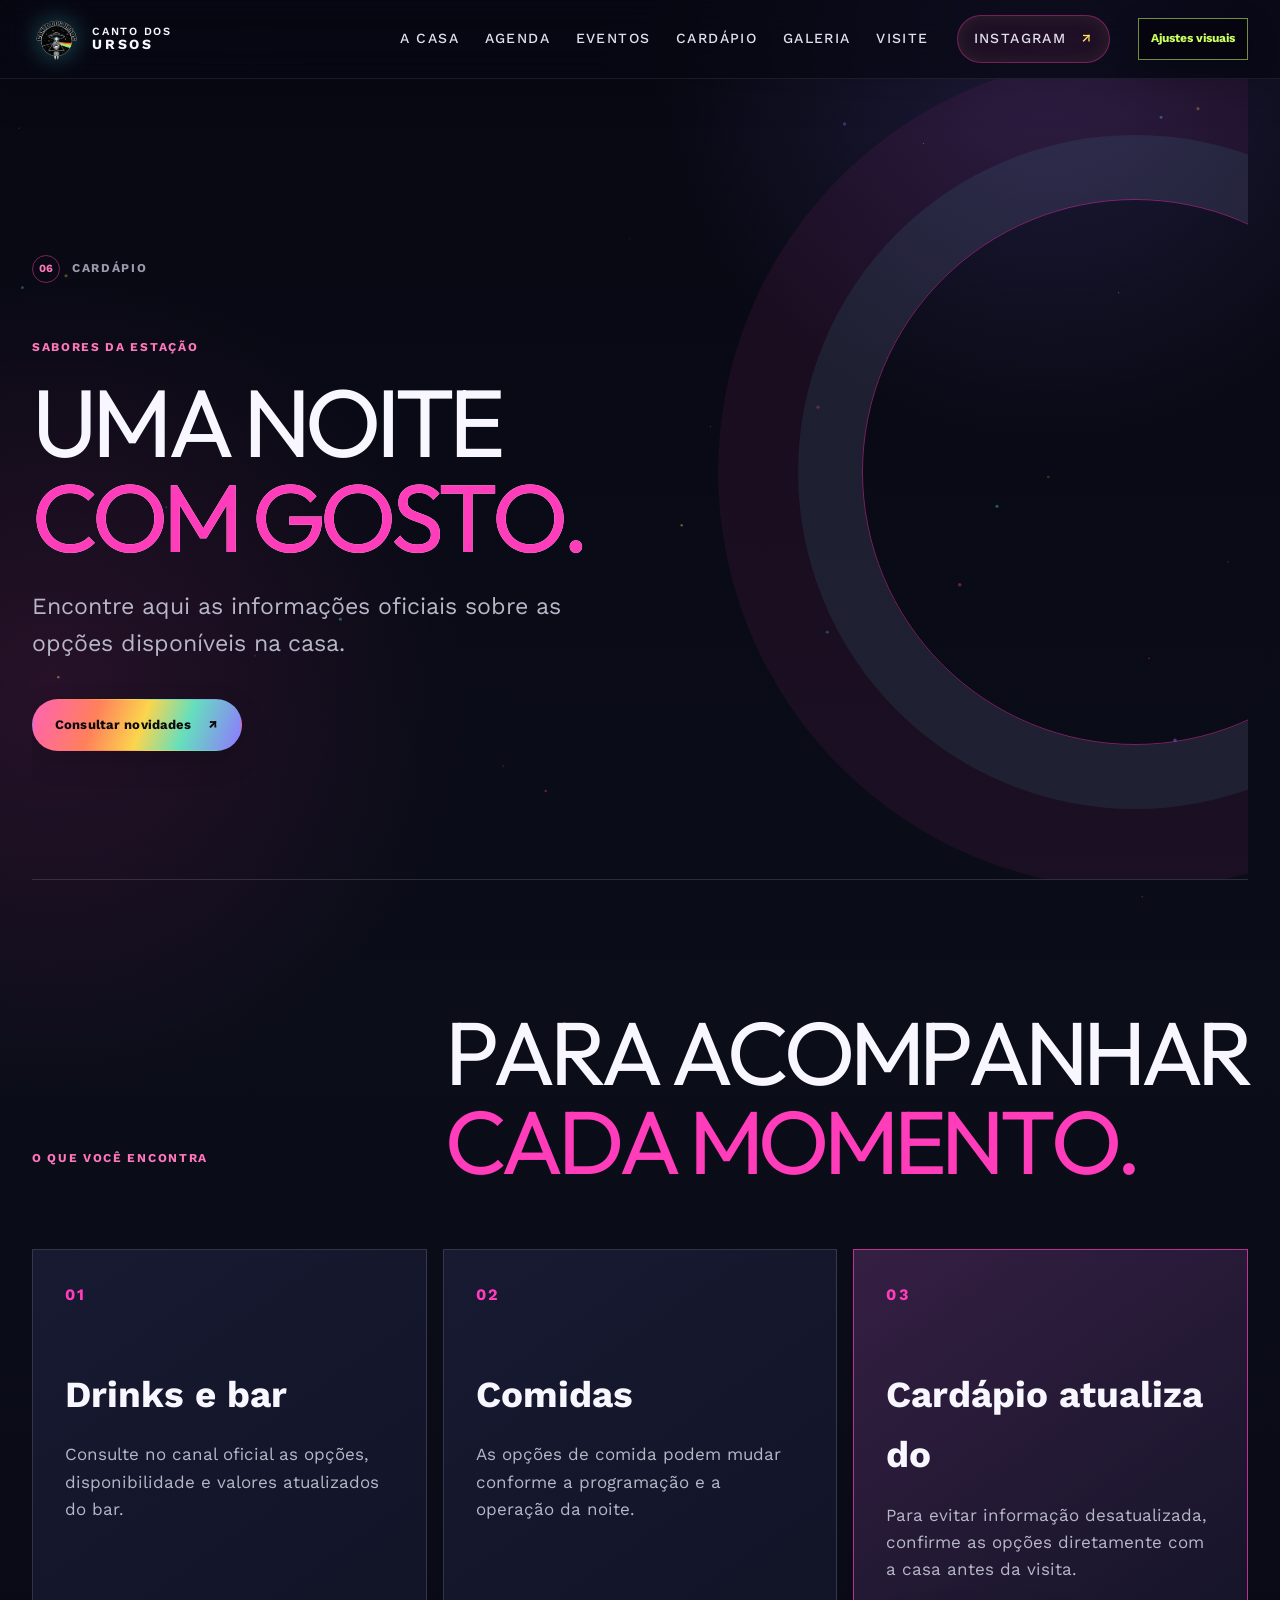
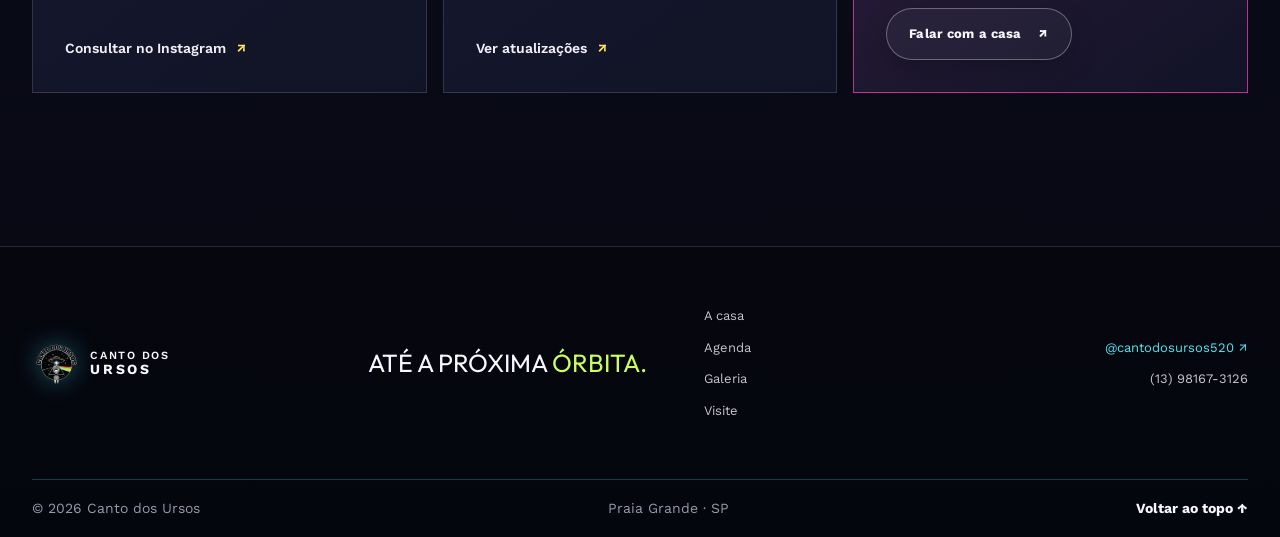
<file: cardapio/index.html>
<!DOCTYPE html><html lang="pt-BR"> <head><meta charset="UTF-8"><meta name="viewport" content="width=device-width, initial-scale=1"><meta name="theme-color" content="#090a10"><meta name="description" content="Consulte as informações oficiais sobre o cardápio do Canto dos Ursos."><meta name="keywords" content="Canto dos Ursos, boate LGBTQIA+, Praia Grande, vida noturna"><link rel="canonical" href="https://cantodosursos.online/"><meta property="og:type" content="website"><meta property="og:site_name" content="Canto dos Ursos"><meta property="og:url" content="https://cantodosursos.online/"><meta property="og:title" content="Cardápio | Canto dos Ursos"><meta property="og:description" content="Consulte as informações oficiais sobre o cardápio do Canto dos Ursos."><meta property="og:image" content="https://files.manuscdn.com/user_upload_by_module/session_file/310519664012364690/dqpLhyeZSPPXailp.png"><meta property="og:image:alt" content="Emblema oficial do Canto dos Ursos: disco voador, urso, astronauta, estrelas e arco-íris."><meta name="twitter:card" content="summary_large_image"><meta name="twitter:title" content="Cardápio | Canto dos Ursos"><meta name="twitter:description" content="Consulte as informações oficiais sobre o cardápio do Canto dos Ursos."><meta name="twitter:image" content="https://files.manuscdn.com/user_upload_by_module/session_file/310519664012364690/dqpLhyeZSPPXailp.png"><link rel="icon" type="image/png" href="/images/logo-canto-dos-ursos.png"><link rel="preconnect" href="https://fonts.googleapis.com"><link rel="preconnect" href="https://fonts.gstatic.com" crossorigin="anonymous"><link href="https://fonts.googleapis.com/css2?family=Outfit:wght@400;500;600;700;800&family=Work+Sans:wght@400;500;600;700&display=swap" rel="stylesheet"><title>Cardápio | Canto dos Ursos</title><script>
      try {
        const saved = JSON.parse(localStorage.getItem('canto-visual-settings') || '{}');
        const root = document.documentElement;
        if (saved.textScale === 'large') root.dataset.textScale = 'large';
        if (saved.contrast === 'high') root.dataset.contrast = 'high';
        if (saved.motion === 'reduced') root.dataset.motion = 'reduced';
        if (saved.lowVision === 'enabled') root.dataset.lowVision = 'enabled';
        if (saved.colorVision && saved.colorVision !== 'normal') root.dataset.colorVision = saved.colorVision;
      } catch {}
    </script><link rel="stylesheet" href="/_astro/cardapio.hwTUp7uk.css"><link rel="stylesheet" href="/modern-refresh.css"> </head> <body> <canvas id="cosmic-field" class="cosmic-field" aria-hidden="true"></canvas> <a class="skip-link" href="#conteudo">Pular para o conteúdo</a> <script type="module">const s="canto-visual-settings",i={textScale:"normal",contrast:"normal",motion:"full",links:"normal",lowVision:"normal",colorVision:"normal"},n=document.documentElement,o=document.querySelector("#visual-settings"),r=document.querySelectorAll("[data-setting]");function d(){try{return{...i,...JSON.parse(localStorage.getItem(s)||"{}")}}catch{return{...i}}}function c(e){localStorage.setItem(s,JSON.stringify(e))}function l(e){n.dataset.textScale=e.textScale==="large"?"large":"normal",n.dataset.contrast=e.contrast==="high"?"high":"normal",n.dataset.motion=e.motion==="reduced"?"reduced":"full",n.dataset.links=e.links==="highlighted"?"highlighted":"normal",n.dataset.lowVision=e.lowVision==="enabled"?"enabled":"normal",n.dataset.colorVision=e.colorVision,r.forEach(t=>{const a=t.dataset.setting;a&&(t instanceof HTMLInputElement?t.checked=a==="textScale"?e.textScale==="large":a==="contrast"?e.contrast==="high":a==="motion"?e.motion==="reduced":a==="links"?e.links==="highlighted":e.lowVision==="enabled":a==="colorVision"&&(t.value=e.colorVision))})}if(o){let e=d();l(e),r.forEach(t=>{t.addEventListener("change",()=>{const a=t.dataset.setting;a&&(t instanceof HTMLSelectElement?e={...e,colorVision:t.value}:a==="textScale"?e={...e,textScale:t.checked?"large":"normal"}:a==="contrast"?e={...e,contrast:t.checked?"high":"normal"}:a==="motion"?e={...e,motion:t.checked?"reduced":"full"}:a==="links"?e={...e,links:t.checked?"highlighted":"normal"}:a==="lowVision"&&(e={...e,lowVision:t.checked?"enabled":"normal"}),l(e),c(e))})}),o.querySelector("[data-visual-reset]")?.addEventListener("click",()=>{e={...i},l(e),c(e)})}</script> <div class="site-content">  <header class="site-header" data-motion-root> <div class="header-inner"> <a class="brand" href="/" aria-label="Canto dos Ursos — início"> <img src="/images/logo-canto-dos-ursos.png" alt="Logo do Canto dos Ursos" width="62" height="56"> <span class="brand-name">CANTO DOS<br><strong>URSOS</strong></span> </a> <nav class="desktop-nav" aria-label="Navegação principal"> <a href="/#casa">A casa</a> <a href="/#agenda">Agenda</a> <a href="/eventos">Eventos</a> <a href="/cardapio">Cardápio</a> <a href="/#galeria">Galeria</a> <a href="/#visite">Visite</a> </nav> <a class="header-social" href="https://www.instagram.com/cantodosursos520/" target="_blank" rel="noreferrer" aria-label="Instagram oficial @cantodosursos520">
Instagram <span aria-hidden="true">↗</span> </a> <details class="visual-settings" id="visual-settings"> <summary aria-label="Abrir ajustes visuais">Ajustes visuais</summary> <div class="visual-settings-panel" role="group" aria-labelledby="visual-settings-title"> <div class="visual-settings-heading"> <p id="visual-settings-title">Preferências visuais</p> <span>Salvas neste navegador</span> </div> <label class="visual-option"><input type="checkbox" data-setting="textScale"> <span>Aumentar texto</span></label> <label class="visual-option"><input type="checkbox" data-setting="contrast"> <span>Alto contraste</span></label> <label class="visual-option"><input type="checkbox" data-setting="motion"> <span>Reduzir animações</span></label> <label class="visual-option"><input type="checkbox" data-setting="links"> <span>Destacar links e botões</span></label> <label class="visual-option"><input type="checkbox" data-setting="lowVision"> <span>Modo baixa visão</span></label> <label class="visual-select-label" for="color-vision">Perfil de daltonismo</label> <select id="color-vision" data-setting="colorVision"> <option value="normal">Visão padrão</option> <option value="protanopia">Protanopia</option> <option value="deuteranopia">Deuteranopia</option> <option value="tritanopia">Tritanopia</option> <option value="achromatopsia">Acromatopsia</option> </select> <button class="visual-reset" type="button" data-visual-reset>Restaurar padrões</button> </div> </details> <details class="mobile-nav" id="mobile-nav"> <summary aria-label="Abrir ou fechar menu de navegação"><span></span><span></span></summary> <nav class="mobile-menu" aria-label="Navegação móvel"> <a href="/#casa">A casa</a> <a href="/#agenda">Agenda</a> <a href="/eventos">Eventos</a> <a href="/cardapio">Cardápio</a> <a href="/#galeria">Galeria</a> <a href="/#visite">Visite</a> <a href="https://www.instagram.com/cantodosursos520/" target="_blank" rel="noreferrer">Instagram oficial ↗</a> </nav> </details> </div> </header> <script>
  const mobileNav = document.querySelector('#mobile-nav');
  mobileNav?.addEventListener('click', (event) => {
    const target = event.target;
    if (target instanceof Element && target.closest('a')) mobileNav.open = false;
  });
</script> <main id="conteudo" class="inner-page"> <section class="page-hero page-hero--menu section-shell" aria-labelledby="menu-title"> <div class="section-index" data-reveal><span>06</span> CARDÁPIO</div> <p class="eyebrow eyebrow--pink" data-reveal>Sabores da estação</p> <h1 id="menu-title" data-reveal data-gravity-title aria-label="Uma noite com gosto."><span class="title-line">Uma noite</span><br><span class="title-line"><em>com gosto.</em></span></h1> <p class="page-lead" data-reveal>Encontre aqui as informações oficiais sobre as opções disponíveis na casa.</p> <a class="button button--rainbow" data-reveal href="https://www.instagram.com/cantodosursos520/" target="_blank" rel="noreferrer">Consultar novidades <span aria-hidden="true">↗</span></a> </section> <section class="page-content section-shell" aria-labelledby="menu-content-title"> <div class="page-content-heading"> <p class="eyebrow eyebrow--pink" data-reveal>O que você encontra</p> <h2 id="menu-content-title" data-reveal><span class="title-line">Para acompanhar</span><br><span class="title-line"><em>cada momento.</em></span></h2> </div> <div class="information-grid"> <article class="information-card"> <span class="card-number">01</span> <h3>Drinks e bar</h3> <p>Consulte no canal oficial as opções, disponibilidade e valores atualizados do bar.</p> <a class="text-link" href="https://www.instagram.com/cantodosursos520/" target="_blank" rel="noreferrer">Consultar no Instagram <span aria-hidden="true">↗</span></a> </article> <article class="information-card"> <span class="card-number">02</span> <h3>Comidas</h3> <p>As opções de comida podem mudar conforme a programação e a operação da noite.</p> <a class="text-link" href="https://www.instagram.com/cantodosursos520/" target="_blank" rel="noreferrer">Ver atualizações <span aria-hidden="true">↗</span></a> </article> <article class="information-card information-card--accent"> <span class="card-number">03</span> <h3>Cardápio atualizado</h3> <p>Para evitar informação desatualizada, confirme as opções diretamente com a casa antes da visita.</p> <a class="button button--outline" href="tel:+5513981673126">Falar com a casa <span aria-hidden="true">↗</span></a> </article> </div> </section> </main> <footer class="site-footer"> <div class="footer-main section-shell"> <a class="footer-brand" href="#inicio" aria-label="Voltar ao início do Canto dos Ursos"> <img src="/images/logo-canto-dos-ursos.png" alt="" width="62" height="56" loading="lazy"> <span>CANTO DOS<br><strong>URSOS</strong></span> </a> <p class="footer-signoff">Até a próxima <em>órbita.</em></p> <nav class="footer-nav" aria-label="Navegação do rodapé"> <a href="#casa">A casa</a> <a href="#agenda">Agenda</a> <a href="#galeria">Galeria</a> <a href="#visite">Visite</a> </nav> <div class="footer-contact"> <a href="https://www.instagram.com/cantodosursos520/" target="_blank" rel="noreferrer">@cantodosursos520 ↗</a> <a href="tel:+5513981673126">(13) 98167-3126</a> </div> </div> <div class="footer-bottom section-shell"> <span>© 2026 Canto dos Ursos</span> <span>Praia Grande · SP</span> <a href="#inicio">Voltar ao topo ↑</a> </div> </footer>  </div> </body></html> <script type="module" src="/_astro/cardapio.astro_astro_type_script_index_0_lang.DxZ-_K55.js"></script>
</file>
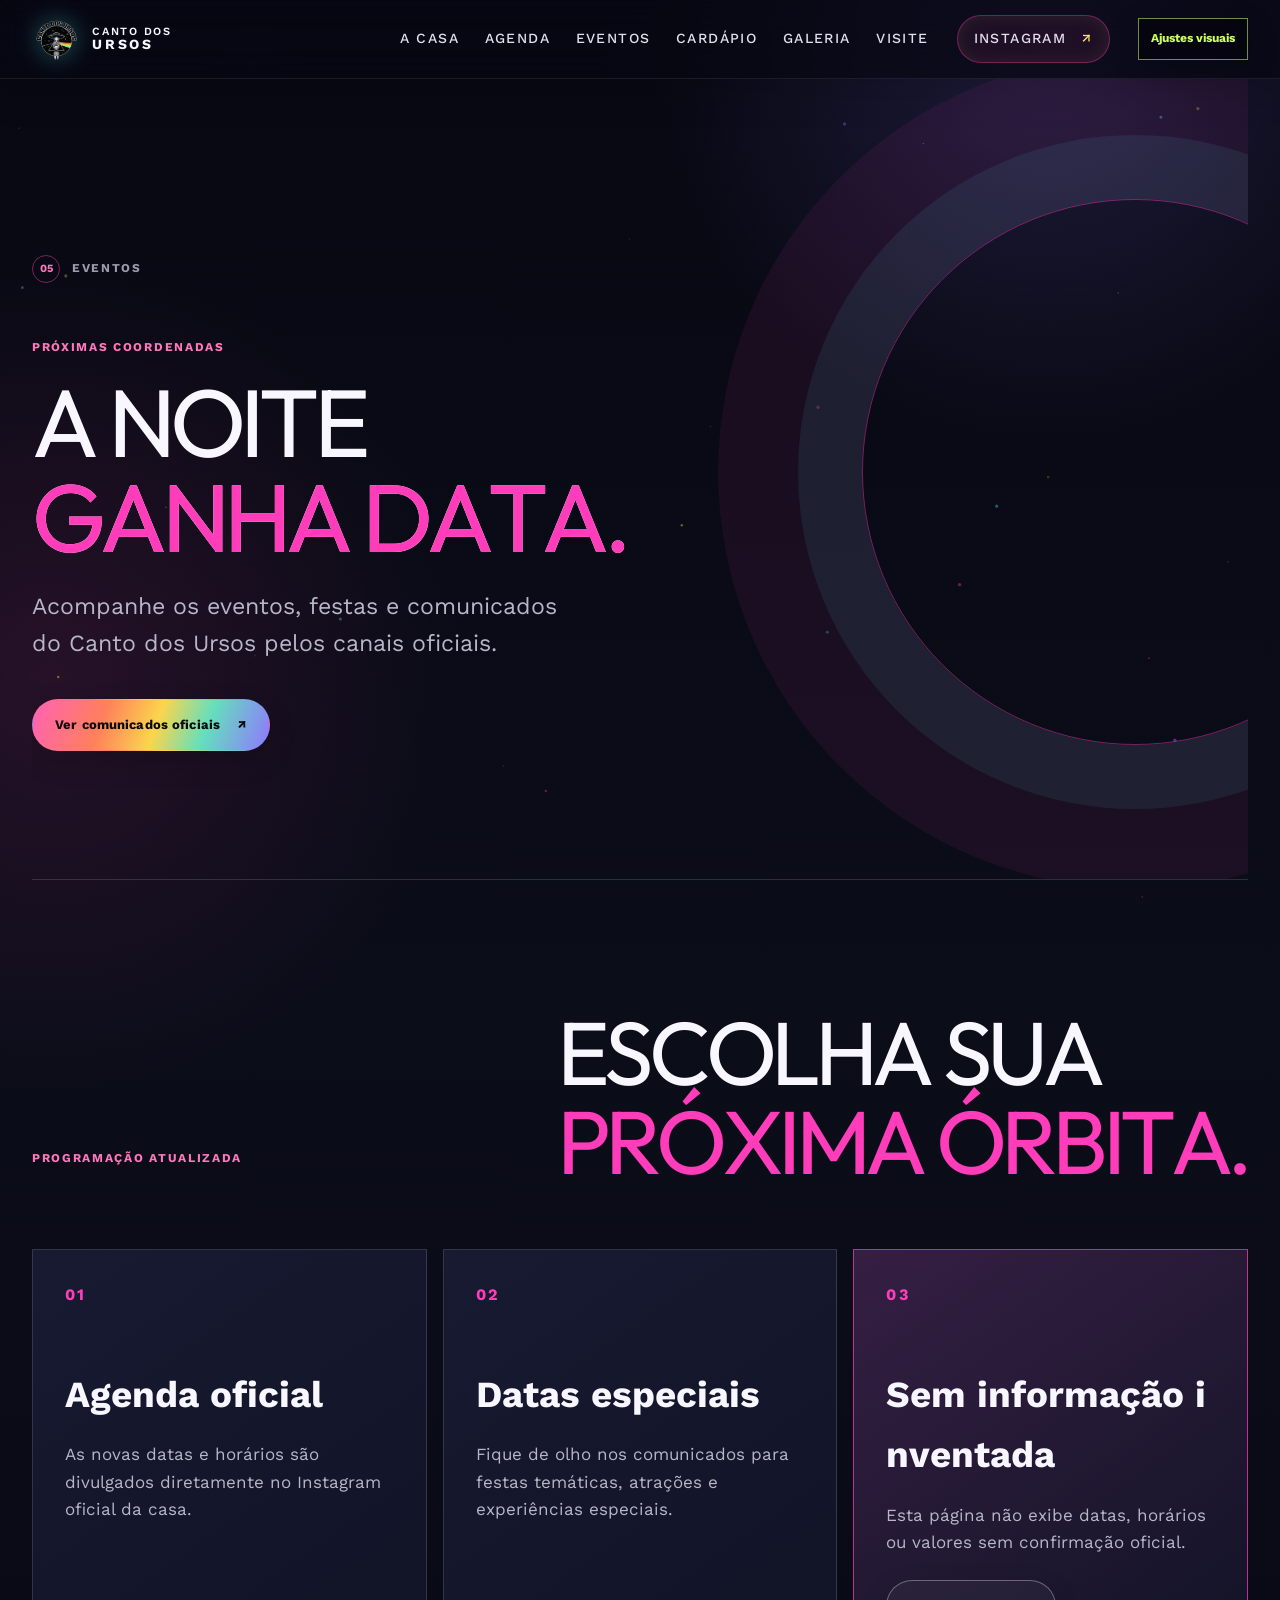
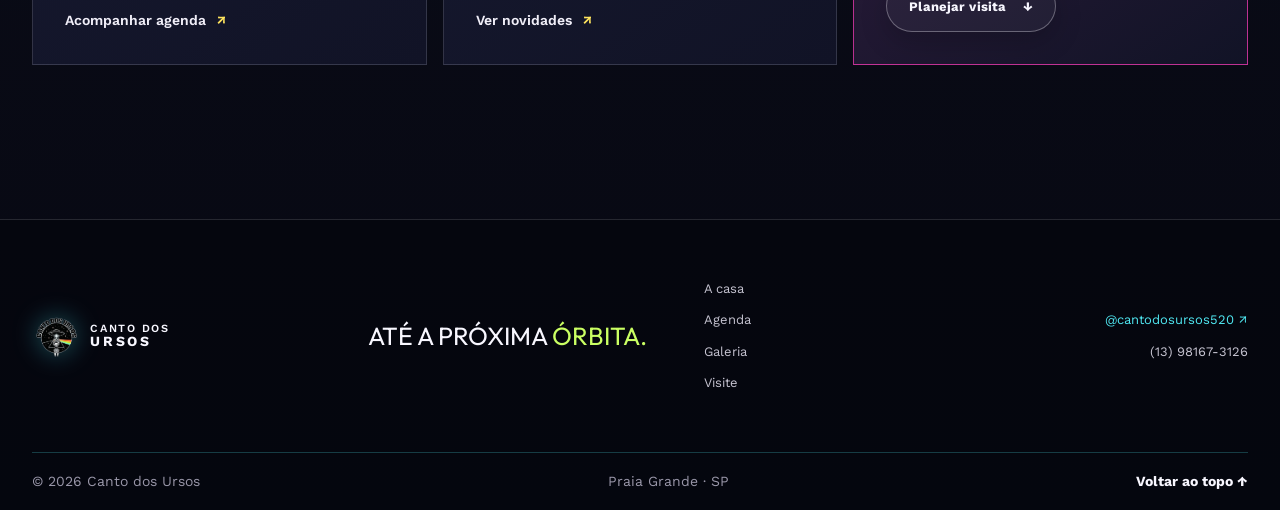
<file: eventos/index.html>
<!DOCTYPE html><html lang="pt-BR"> <head><meta charset="UTF-8"><meta name="viewport" content="width=device-width, initial-scale=1"><meta name="theme-color" content="#090a10"><meta name="description" content="Confira os eventos e comunicados oficiais do Canto dos Ursos."><meta name="keywords" content="Canto dos Ursos, boate LGBTQIA+, Praia Grande, vida noturna"><link rel="canonical" href="https://cantodosursos.online/"><meta property="og:type" content="website"><meta property="og:site_name" content="Canto dos Ursos"><meta property="og:url" content="https://cantodosursos.online/"><meta property="og:title" content="Eventos | Canto dos Ursos"><meta property="og:description" content="Confira os eventos e comunicados oficiais do Canto dos Ursos."><meta property="og:image" content="https://files.manuscdn.com/user_upload_by_module/session_file/310519664012364690/dqpLhyeZSPPXailp.png"><meta property="og:image:alt" content="Emblema oficial do Canto dos Ursos: disco voador, urso, astronauta, estrelas e arco-íris."><meta name="twitter:card" content="summary_large_image"><meta name="twitter:title" content="Eventos | Canto dos Ursos"><meta name="twitter:description" content="Confira os eventos e comunicados oficiais do Canto dos Ursos."><meta name="twitter:image" content="https://files.manuscdn.com/user_upload_by_module/session_file/310519664012364690/dqpLhyeZSPPXailp.png"><link rel="icon" type="image/png" href="/images/logo-canto-dos-ursos.png"><link rel="preconnect" href="https://fonts.googleapis.com"><link rel="preconnect" href="https://fonts.gstatic.com" crossorigin="anonymous"><link href="https://fonts.googleapis.com/css2?family=Outfit:wght@400;500;600;700;800&family=Work+Sans:wght@400;500;600;700&display=swap" rel="stylesheet"><title>Eventos | Canto dos Ursos</title><script>
      try {
        const saved = JSON.parse(localStorage.getItem('canto-visual-settings') || '{}');
        const root = document.documentElement;
        if (saved.textScale === 'large') root.dataset.textScale = 'large';
        if (saved.contrast === 'high') root.dataset.contrast = 'high';
        if (saved.motion === 'reduced') root.dataset.motion = 'reduced';
        if (saved.lowVision === 'enabled') root.dataset.lowVision = 'enabled';
        if (saved.colorVision && saved.colorVision !== 'normal') root.dataset.colorVision = saved.colorVision;
      } catch {}
    </script><link rel="stylesheet" href="/_astro/cardapio.hwTUp7uk.css"><link rel="stylesheet" href="/modern-refresh.css"> </head> <body> <canvas id="cosmic-field" class="cosmic-field" aria-hidden="true"></canvas> <a class="skip-link" href="#conteudo">Pular para o conteúdo</a> <script type="module">const s="canto-visual-settings",i={textScale:"normal",contrast:"normal",motion:"full",links:"normal",lowVision:"normal",colorVision:"normal"},n=document.documentElement,o=document.querySelector("#visual-settings"),r=document.querySelectorAll("[data-setting]");function d(){try{return{...i,...JSON.parse(localStorage.getItem(s)||"{}")}}catch{return{...i}}}function c(e){localStorage.setItem(s,JSON.stringify(e))}function l(e){n.dataset.textScale=e.textScale==="large"?"large":"normal",n.dataset.contrast=e.contrast==="high"?"high":"normal",n.dataset.motion=e.motion==="reduced"?"reduced":"full",n.dataset.links=e.links==="highlighted"?"highlighted":"normal",n.dataset.lowVision=e.lowVision==="enabled"?"enabled":"normal",n.dataset.colorVision=e.colorVision,r.forEach(t=>{const a=t.dataset.setting;a&&(t instanceof HTMLInputElement?t.checked=a==="textScale"?e.textScale==="large":a==="contrast"?e.contrast==="high":a==="motion"?e.motion==="reduced":a==="links"?e.links==="highlighted":e.lowVision==="enabled":a==="colorVision"&&(t.value=e.colorVision))})}if(o){let e=d();l(e),r.forEach(t=>{t.addEventListener("change",()=>{const a=t.dataset.setting;a&&(t instanceof HTMLSelectElement?e={...e,colorVision:t.value}:a==="textScale"?e={...e,textScale:t.checked?"large":"normal"}:a==="contrast"?e={...e,contrast:t.checked?"high":"normal"}:a==="motion"?e={...e,motion:t.checked?"reduced":"full"}:a==="links"?e={...e,links:t.checked?"highlighted":"normal"}:a==="lowVision"&&(e={...e,lowVision:t.checked?"enabled":"normal"}),l(e),c(e))})}),o.querySelector("[data-visual-reset]")?.addEventListener("click",()=>{e={...i},l(e),c(e)})}</script> <div class="site-content">  <header class="site-header" data-motion-root> <div class="header-inner"> <a class="brand" href="/" aria-label="Canto dos Ursos — início"> <img src="/images/logo-canto-dos-ursos.png" alt="Logo do Canto dos Ursos" width="62" height="56"> <span class="brand-name">CANTO DOS<br><strong>URSOS</strong></span> </a> <nav class="desktop-nav" aria-label="Navegação principal"> <a href="/#casa">A casa</a> <a href="/#agenda">Agenda</a> <a href="/eventos">Eventos</a> <a href="/cardapio">Cardápio</a> <a href="/#galeria">Galeria</a> <a href="/#visite">Visite</a> </nav> <a class="header-social" href="https://www.instagram.com/cantodosursos520/" target="_blank" rel="noreferrer" aria-label="Instagram oficial @cantodosursos520">
Instagram <span aria-hidden="true">↗</span> </a> <details class="visual-settings" id="visual-settings"> <summary aria-label="Abrir ajustes visuais">Ajustes visuais</summary> <div class="visual-settings-panel" role="group" aria-labelledby="visual-settings-title"> <div class="visual-settings-heading"> <p id="visual-settings-title">Preferências visuais</p> <span>Salvas neste navegador</span> </div> <label class="visual-option"><input type="checkbox" data-setting="textScale"> <span>Aumentar texto</span></label> <label class="visual-option"><input type="checkbox" data-setting="contrast"> <span>Alto contraste</span></label> <label class="visual-option"><input type="checkbox" data-setting="motion"> <span>Reduzir animações</span></label> <label class="visual-option"><input type="checkbox" data-setting="links"> <span>Destacar links e botões</span></label> <label class="visual-option"><input type="checkbox" data-setting="lowVision"> <span>Modo baixa visão</span></label> <label class="visual-select-label" for="color-vision">Perfil de daltonismo</label> <select id="color-vision" data-setting="colorVision"> <option value="normal">Visão padrão</option> <option value="protanopia">Protanopia</option> <option value="deuteranopia">Deuteranopia</option> <option value="tritanopia">Tritanopia</option> <option value="achromatopsia">Acromatopsia</option> </select> <button class="visual-reset" type="button" data-visual-reset>Restaurar padrões</button> </div> </details> <details class="mobile-nav" id="mobile-nav"> <summary aria-label="Abrir ou fechar menu de navegação"><span></span><span></span></summary> <nav class="mobile-menu" aria-label="Navegação móvel"> <a href="/#casa">A casa</a> <a href="/#agenda">Agenda</a> <a href="/eventos">Eventos</a> <a href="/cardapio">Cardápio</a> <a href="/#galeria">Galeria</a> <a href="/#visite">Visite</a> <a href="https://www.instagram.com/cantodosursos520/" target="_blank" rel="noreferrer">Instagram oficial ↗</a> </nav> </details> </div> </header> <script>
  const mobileNav = document.querySelector('#mobile-nav');
  mobileNav?.addEventListener('click', (event) => {
    const target = event.target;
    if (target instanceof Element && target.closest('a')) mobileNav.open = false;
  });
</script> <main id="conteudo" class="inner-page"> <section class="page-hero section-shell" aria-labelledby="events-title"> <div class="section-index" data-reveal><span>05</span> EVENTOS</div> <p class="eyebrow eyebrow--pink" data-reveal>Próximas coordenadas</p> <h1 id="events-title" data-reveal data-gravity-title aria-label="A noite ganha data."><span class="title-line">A noite</span><br><span class="title-line"><em>ganha data.</em></span></h1> <p class="page-lead" data-reveal>Acompanhe os eventos, festas e comunicados do Canto dos Ursos pelos canais oficiais.</p> <a class="button button--rainbow" data-reveal href="https://www.instagram.com/cantodosursos520/" target="_blank" rel="noreferrer">Ver comunicados oficiais <span aria-hidden="true">↗</span></a> </section> <section class="page-content section-shell" aria-labelledby="events-content-title"> <div class="page-content-heading"> <p class="eyebrow eyebrow--pink" data-reveal>Programação atualizada</p> <h2 id="events-content-title" data-reveal><span class="title-line">Escolha sua</span><br><span class="title-line"><em>próxima órbita.</em></span></h2> </div> <div class="information-grid"> <article class="information-card"> <span class="card-number">01</span> <h3>Agenda oficial</h3> <p>As novas datas e horários são divulgados diretamente no Instagram oficial da casa.</p> <a class="text-link" href="https://www.instagram.com/cantodosursos520/" target="_blank" rel="noreferrer">Acompanhar agenda <span aria-hidden="true">↗</span></a> </article> <article class="information-card"> <span class="card-number">02</span> <h3>Datas especiais</h3> <p>Fique de olho nos comunicados para festas temáticas, atrações e experiências especiais.</p> <a class="text-link" href="https://www.instagram.com/cantodosursos520/" target="_blank" rel="noreferrer">Ver novidades <span aria-hidden="true">↗</span></a> </article> <article class="information-card information-card--accent"> <span class="card-number">03</span> <h3>Sem informação inventada</h3> <p>Esta página não exibe datas, horários ou valores sem confirmação oficial.</p> <a class="button button--outline" href="/#visite">Planejar visita <span aria-hidden="true">↓</span></a> </article> </div> </section> </main> <footer class="site-footer"> <div class="footer-main section-shell"> <a class="footer-brand" href="#inicio" aria-label="Voltar ao início do Canto dos Ursos"> <img src="/images/logo-canto-dos-ursos.png" alt="" width="62" height="56" loading="lazy"> <span>CANTO DOS<br><strong>URSOS</strong></span> </a> <p class="footer-signoff">Até a próxima <em>órbita.</em></p> <nav class="footer-nav" aria-label="Navegação do rodapé"> <a href="#casa">A casa</a> <a href="#agenda">Agenda</a> <a href="#galeria">Galeria</a> <a href="#visite">Visite</a> </nav> <div class="footer-contact"> <a href="https://www.instagram.com/cantodosursos520/" target="_blank" rel="noreferrer">@cantodosursos520 ↗</a> <a href="tel:+5513981673126">(13) 98167-3126</a> </div> </div> <div class="footer-bottom section-shell"> <span>© 2026 Canto dos Ursos</span> <span>Praia Grande · SP</span> <a href="#inicio">Voltar ao topo ↑</a> </div> </footer>  </div> </body></html> <script type="module" src="/_astro/eventos.astro_astro_type_script_index_0_lang.BDmhWFAn.js"></script>
</file>
<file: _astro/cardapio.hwTUp7uk.css>
:root{color-scheme:dark;--ink: #08090e;--panel: #10121b;--panel-soft: #151722;--paper: #f4f0ec;--muted: #aaa9b3;--line: rgba(244, 240, 236, .17);--pink: #fa3da7;--orange: #ff713d;--yellow: #fbd54d;--green: #76e36f;--blue: #52d7df;--violet: #8f77ff;--display: "Archivo Black", Impact, sans-serif;--body: "Space Grotesk", "Helvetica Neue", sans-serif;--rainbow: linear-gradient(105deg, var(--pink) 0%, var(--orange) 23%, var(--yellow) 42%, var(--green) 61%, var(--blue) 79%, var(--violet) 100%);--photo-radius: clamp(14px, 1.8vw, 24px);font-family:var(--body);font-synthesis:none;text-rendering:optimizeLegibility;-webkit-font-smoothing:antialiased;-moz-osx-font-smoothing:grayscale;background:var(--ink);color:var(--paper);scroll-behavior:smooth}*{box-sizing:border-box}html{min-width:320px;background:var(--ink)}body{min-width:320px;margin:0;overflow-x:hidden;background:radial-gradient(ellipse at 76% 11%,rgba(71,54,114,.17),transparent 32rem),radial-gradient(ellipse at 7% 61%,rgba(27,70,79,.12),transparent 30rem),var(--ink);color:var(--paper);font-size:16px;line-height:1.55}body:before{position:fixed;z-index:-1;inset:0;pointer-events:none;content:"";opacity:.29;background-image:radial-gradient(1px 1px at 12% 18%,rgba(255,255,255,.64) 0,transparent 2px),radial-gradient(1px 1px at 66% 33%,rgba(255,255,255,.55) 0,transparent 2px),radial-gradient(1px 1px at 88% 72%,rgba(255,255,255,.48) 0,transparent 2px),radial-gradient(1px 1px at 34% 87%,rgba(255,255,255,.44) 0,transparent 2px);background-size:420px 360px,510px 460px,580px 520px,470px 420px}img{display:block;max-width:100%}.cosmic-field{position:fixed;z-index:0;inset:0;display:block;width:100%;height:100%;pointer-events:none}.site-content{position:relative;z-index:1;min-height:100svh}a{color:inherit;text-decoration:none}button,summary{font:inherit}button{color:inherit}::selection{color:var(--ink);background:var(--yellow)}:focus-visible{outline:2px solid var(--yellow);outline-offset:5px}.skip-link{position:fixed;z-index:100;top:12px;left:12px;padding:11px 15px;transform:translateY(-160%);background:var(--paper);color:var(--ink);font-weight:700}.skip-link:focus{transform:translateY(0)}.section-shell{width:min(100% - 64px,1280px);margin-inline:auto}.site-header{position:sticky;z-index:30;top:0;border-bottom:1px solid rgba(255,255,255,.1);background:#08090ed6;backdrop-filter:blur(18px);-webkit-backdrop-filter:blur(18px)}.header-inner{display:flex;width:min(100% - 64px,1280px);min-height:78px;align-items:center;justify-content:space-between;gap:28px;margin-inline:auto}.brand,.footer-brand{display:inline-flex;align-items:center;gap:10px;flex:0 0 auto}.brand img,.footer-brand img{width:48px;height:46px;object-fit:contain}.brand-name,.footer-brand span{font-size:10px;font-weight:600;line-height:1.05;letter-spacing:.11em}.brand-name strong,.footer-brand strong{font-size:13px;letter-spacing:.17em}.desktop-nav{display:flex;align-items:center;gap:clamp(20px,3vw,42px);margin-left:auto}.desktop-nav a,.header-social{color:#d5d2da;font-size:13px;transition:color .2s ease}.desktop-nav a:hover,.footer-nav a:hover,.header-social:hover{color:var(--pink)}.header-social{padding:11px 16px;border:1px solid var(--line);border-radius:999px}.header-social span{margin-left:8px;color:var(--yellow)}.mobile-nav{display:none;position:relative}.mobile-nav summary{display:flex;width:44px;height:44px;align-items:center;justify-content:center;flex-direction:column;gap:6px;border:1px solid var(--line);border-radius:50%;cursor:pointer;list-style:none}.mobile-nav summary::-webkit-details-marker{display:none}.mobile-nav summary span{width:16px;height:1px;background:var(--paper);transition:transform .2s ease}.mobile-nav[open] summary span:first-child{transform:translateY(3.5px) rotate(45deg)}.mobile-nav[open] summary span:last-child{transform:translateY(-3.5px) rotate(-45deg)}.mobile-menu{position:absolute;top:56px;right:0;display:grid;width:min(82vw,320px);gap:0;padding:12px;border:1px solid var(--line);background:#11121a;box-shadow:0 18px 55px #0000007a}.mobile-menu a{padding:13px 10px;border-bottom:1px solid rgba(255,255,255,.08);font-size:14px}.mobile-menu a:last-child{border:0;color:var(--yellow)}.hero{position:relative;display:grid;min-height:min(790px,calc(100svh - 78px));grid-template-columns:minmax(0,1fr) minmax(0,.94fr);align-items:center;gap:clamp(28px,5vw,78px);padding-top:clamp(54px,8vw,108px);padding-bottom:108px}.hero-copy{position:relative;z-index:2;padding-block:18px}.eyebrow{display:flex;align-items:center;gap:10px;margin:0 0 18px;color:#b7b4c1;font-size:11px;font-weight:700;letter-spacing:.17em;line-height:1.4;text-transform:uppercase}.eyebrow--pink{color:var(--pink)}.eyebrow-dot{width:7px;height:7px;border-radius:50%;background:var(--green);box-shadow:0 0 14px #76e36fc2}.hero-logo{width:clamp(110px,14vw,170px);height:auto;margin:0 0 14px;object-fit:contain}h1,h2,p{margin-top:0}.hero h1,.intro h2,.agenda h2,.gallery-heading h2,.visit h2{margin:0;font-family:var(--display);font-weight:400;letter-spacing:-.06em;line-height:.99;text-transform:uppercase}.hero h1{max-width:760px;font-size:clamp(54px,7.5vw,106px)}.hero h1 em,.agenda h2 em,.gallery-heading h2 em,.visit h2 em{color:var(--pink);font-style:normal}@keyframes gravity-title-color-pass{0%{background-position:112% 0}24%{background-position:-112% 0}to{background-position:-112% 0}}@supports (background-clip: text) or (-webkit-background-clip: text){.hero h1.gravity-title--shimmer{background-image:linear-gradient(110deg,var(--paper) 0%,var(--paper) 44%,var(--blue) 47%,#fff 50%,var(--pink) 53%,var(--paper) 57%,var(--paper) 100%);background-position:112% 0;background-size:240% 100%;background-clip:text;-webkit-background-clip:text;-webkit-text-fill-color:transparent;animation:gravity-title-color-pass 8.8s cubic-bezier(.2,.75,.25,1) infinite}.hero h1.gravity-title--shimmer em{background-image:linear-gradient(110deg,var(--pink) 0%,var(--pink) 44%,var(--blue) 47%,#fff 50%,var(--yellow) 53%,var(--pink) 57%,var(--pink) 100%);background-position:112% 0;background-size:240% 100%;background-clip:text;-webkit-background-clip:text;-webkit-text-fill-color:transparent;animation:gravity-title-color-pass 8.8s cubic-bezier(.2,.75,.25,1) infinite}}.gravity-word{display:inline-block;white-space:nowrap}.gravity-char{display:inline-block;transform-origin:50% 58%}.gravity-title--forming .gravity-char{will-change:transform,opacity,filter}.hero-description{max-width:410px;margin:22px 0 28px;color:#c5c2cd;font-size:clamp(15px,1.45vw,18px)}.hero-actions{display:flex;flex-wrap:wrap;align-items:center;gap:25px}.button{display:inline-flex;min-height:48px;align-items:center;justify-content:center;gap:17px;padding:0 20px;border:1px solid transparent;font-size:12px;font-weight:700;letter-spacing:.04em;transition:transform .22s ease,background .22s ease,border-color .22s ease}.button:hover{transform:translateY(-3px)}.button--rainbow{position:relative;isolation:isolate;background:var(--rainbow);color:#0b0b0e}.button--rainbow:before{position:absolute;z-index:-1;inset:1px;content:"";background:var(--paper);opacity:0;transition:opacity .22s ease}.button--rainbow:hover:before{opacity:1}.button--outline{border-color:#f4f0ec61;color:var(--paper)}.button--outline:hover{border-color:var(--pink);background:#fa3da71a}.text-link{display:inline-flex;align-items:center;gap:10px;color:#dedbe4;font-size:12px;font-weight:600}.text-link span{color:var(--yellow);transition:transform .2s ease}.text-link:hover span{transform:translate(3px,-2px)}.hero-orbit{position:absolute;z-index:-1;border:1px solid rgba(143,119,255,.15);border-radius:50%;pointer-events:none}.hero-orbit--one{top:-16%;left:-8%;width:clamp(230px,30vw,410px);aspect-ratio:1}.hero-orbit--two{top:-9%;left:-2%;width:clamp(160px,22vw,300px);aspect-ratio:1;border-color:#fa3da726}.hero-image-wrap{position:relative;width:100%;min-height:430px;margin:0;align-self:stretch;overflow:hidden;border-radius:var(--photo-radius);background:#1a1924}.hero-image-wrap:after{position:absolute;inset:0;content:"";background:linear-gradient(180deg,#04050a0a 45%,#04050ac2),linear-gradient(130deg,rgba(12,12,18,.12),transparent 40%);pointer-events:none}.hero-image{position:absolute;inset:0;width:100%;height:100%;object-fit:cover;object-position:center}.image-corner{position:absolute;z-index:1;top:18px;right:18px;padding:6px 9px;border:1px solid rgba(255,255,255,.42);color:#fff;font-size:9px;letter-spacing:.12em}.hero-caption{position:absolute;z-index:1;right:20px;bottom:21px;left:22px;display:flex;align-items:center;gap:9px;color:#ffffffd4;font-size:10px;letter-spacing:.08em;text-transform:uppercase}.caption-mark{width:7px;height:7px;flex:0 0 auto;border-radius:50%;background:var(--yellow)}.scroll-cue{position:absolute;bottom:32px;left:0;display:flex;align-items:center;gap:11px;color:var(--muted);font-size:10px;letter-spacing:.16em;text-transform:uppercase}.scroll-cue span{color:var(--pink);font-size:18px}.section-index{display:flex;align-items:center;gap:12px;color:#777680;font-size:10px;font-weight:700;letter-spacing:.19em}.section-index span{color:var(--pink)}.intro{position:relative;display:grid;min-height:470px;grid-template-columns:1fr 1fr;align-content:center;column-gap:8%;padding-block:clamp(75px,10vw,140px);border-top:1px solid var(--line);overflow:hidden}.intro .section-index{grid-column:1 / -1;margin-bottom:58px}.intro-copy,.intro-aside{position:relative;z-index:1}.intro h2,.agenda h2,.gallery-heading h2,.visit h2{font-size:clamp(43px,6.3vw,84px)}.intro h2 .title-accent{color:var(--blue)}.intro-aside{max-width:410px;align-self:end;padding-bottom:5px}.intro-aside p{margin-bottom:24px;color:#c4c1ca;font-size:clamp(15px,1.5vw,18px)}.intro-rainbow{position:absolute;right:-3%;bottom:35px;display:flex;width:38%;height:5px;gap:3px;transform:rotate(-8deg);opacity:.8}.intro-rainbow span{flex:1;background:var(--pink)}.intro-rainbow span:nth-child(2){background:var(--orange)}.intro-rainbow span:nth-child(3){background:var(--yellow)}.intro-rainbow span:nth-child(4){background:var(--green)}.intro-rainbow span:nth-child(5){background:var(--blue)}.intro-rainbow span:nth-child(6){background:var(--violet)}.agenda{padding-block:clamp(70px,9vw,120px);border-top:1px solid var(--line)}.agenda .section-index{margin-bottom:60px}.agenda-layout{position:relative;display:grid;min-height:370px;grid-template-columns:1.08fr .92fr;align-items:center;gap:40px;overflow:hidden}.agenda-title-block{position:relative;z-index:1}.agenda h2 em{color:var(--yellow)}.agenda-note{position:relative;z-index:1;max-width:420px;padding:34px;border:1px solid rgba(255,255,255,.15);background:#10121bd6}.agenda-note p{max-width:320px;margin:8px 0 25px;color:#c4c1ca;font-size:15px}.agenda-note small{display:block;margin-top:17px;color:#84828d;font-size:10px}.agenda-star{color:var(--pink);font-size:31px}.agenda-orbit{position:absolute;top:-40%;right:-4%;width:clamp(280px,42vw,570px);aspect-ratio:1;border:1px solid rgba(250,61,167,.17);border-radius:50%}.agenda-orbit:before,.agenda-orbit:after,.agenda-orbit span{position:absolute;top:50%;left:50%;border:1px solid rgba(82,215,223,.13);border-radius:50%;content:"";transform:translate(-50%,-50%)}.agenda-orbit:before{width:77%;height:77%}.agenda-orbit:after{width:51%;height:51%;border-color:#fbd54d2e}.agenda-orbit span{width:12px;height:12px;border:0;background:var(--pink);box-shadow:0 0 22px #fa3da7bf}.agenda-orbit span:nth-child(1){top:22%;left:69%}.agenda-orbit span:nth-child(2){top:68%;left:21%;width:7px;height:7px;background:var(--blue)}.agenda-orbit span:nth-child(3){top:82%;left:75%;width:5px;height:5px;background:var(--yellow)}.gallery-section{padding-block:clamp(70px,9vw,124px);border-top:1px solid var(--line)}.gallery-section .section-index{margin-bottom:60px}.gallery-heading{display:flex;align-items:end;justify-content:space-between;gap:42px;margin-bottom:40px}.gallery-heading h2{max-width:740px}.gallery-intro{max-width:280px;margin:0 0 8px;color:#aaa7b2;font-size:13px}.photo-grid{display:grid;grid-template-columns:repeat(12,minmax(0,1fr));grid-auto-rows:clamp(58px,6.1vw,86px);gap:13px}.photo-card{position:relative;min-width:0;min-height:0;grid-column:span 3;grid-row:span 3;margin:0}.photo-card--1{grid-column:span 6;grid-row:span 5}.photo-card--2,.photo-card--4,.photo-card--7{grid-row:span 4}.photo-card--5{grid-column:span 6;grid-row:span 4}.photo-trigger{position:relative;display:block;width:100%;height:calc(100% - 26px);padding:0;overflow:hidden;border:0;border-radius:var(--photo-radius);background:var(--panel-soft);cursor:zoom-in}.photo-trigger:after{position:absolute;inset:0;content:"";background:linear-gradient(180deg,transparent 45%,rgba(0,0,0,.32));opacity:.4;transition:opacity .25s ease}.photo-trigger img{width:100%;height:100%;object-fit:cover;transition:transform .65s cubic-bezier(.2,.75,.25,1),filter .35s ease}.photo-trigger:hover img,.photo-trigger:focus-visible img{transform:scale(1.045);filter:saturate(1.08)}.photo-trigger:hover:after{opacity:.9}.photo-zoom{position:absolute;z-index:1;right:12px;bottom:12px;display:inline-flex;align-items:center;gap:8px;padding:6px 9px;background:#08090eb8;color:#fff;font-size:10px;opacity:0;transform:translateY(4px);transition:opacity .2s ease,transform .2s ease}.photo-trigger:hover .photo-zoom,.photo-trigger:focus-visible .photo-zoom{opacity:1;transform:translateY(0)}.photo-zoom span{color:var(--yellow)}.photo-card figcaption{display:flex;align-items:center;gap:7px;height:26px;overflow:hidden;color:#aaa7b2;font-size:9px;letter-spacing:.09em;text-overflow:ellipsis;text-transform:uppercase;white-space:nowrap}.photo-caption-dot{width:5px;height:5px;flex:0 0 auto;border-radius:50%;background:var(--pink)}.gallery-source{margin-top:26px}.photo-dialog{width:min(94vw,1160px);max-width:none;max-height:94svh;padding:16px;overflow:visible;border:1px solid rgba(255,255,255,.21);background:#0a0b11;color:var(--paper);opacity:0;transform:translateY(14px) scale(.99);transition:opacity .24s ease,transform .24s ease,display .24s allow-discrete,overlay .24s allow-discrete}.photo-dialog[open]{opacity:1;transform:translateY(0) scale(1)}@starting-style{.photo-dialog[open]{opacity:0;transform:translateY(14px) scale(.99)}}.photo-dialog::backdrop{background:#03040800;backdrop-filter:blur(0);transition:background .24s ease,backdrop-filter .24s ease}.photo-dialog[open]::backdrop{background:#030408eb;backdrop-filter:blur(10px)}.dialog-content{display:grid;grid-template-rows:auto minmax(0,1fr) auto;gap:12px}.dialog-topline,.dialog-caption{display:flex;align-items:center;justify-content:space-between;margin:0;color:#bdb9c5;font-size:10px;letter-spacing:.12em;text-transform:uppercase}.dialog-close{display:inline-flex;align-items:center;gap:13px;padding:8px 10px;border:1px solid var(--line);background:transparent;cursor:pointer;font-size:11px}.dialog-close span{color:var(--pink);font-size:18px;line-height:1}.dialog-image-wrap{position:relative;display:flex;min-height:min(70vh,650px);align-items:center;justify-content:center;overflow:hidden;border-radius:var(--photo-radius);background:#05060a}.dialog-image-wrap img{max-width:100%;max-height:min(70vh,650px);object-fit:contain}.dialog-arrow{position:absolute;z-index:1;top:50%;width:44px;height:44px;border:1px solid rgba(255,255,255,.42);border-radius:50%;background:#08090eb8;color:#fff;cursor:pointer;transform:translateY(-50%);transition:background .2s ease,border-color .2s ease}.dialog-arrow:hover{border-color:var(--yellow);background:#20212b}.dialog-arrow--prev{left:12px}.dialog-arrow--next{right:12px}.dialog-caption{justify-content:flex-start;min-height:22px}.visit{padding-block:clamp(70px,9vw,125px);border-top:1px solid var(--line)}.visit .section-index{margin-bottom:58px}.visit-layout{display:grid;grid-template-columns:1fr 1fr;align-items:center;gap:10%}.visit-copy h2{margin-bottom:27px}.visit-address{margin:0 0 24px;color:#c6c3cd;font-size:18px;line-height:1.55}.contact-panel{position:relative;padding:clamp(25px,4vw,48px);overflow:hidden;border:1px solid rgba(255,255,255,.16);background:linear-gradient(140deg,#161722f2,#0d0e15e0)}.contact-label{margin-bottom:18px;color:var(--pink);font-size:10px;font-weight:700;letter-spacing:.19em}.contact-line{position:relative;z-index:1;display:grid;grid-template-columns:1fr 1.5fr auto;align-items:center;gap:12px;padding:18px 0;border-top:1px solid var(--line)}.contact-line>span:first-child{color:#96939e;font-size:12px}.contact-line strong{font-size:clamp(14px,1.8vw,19px);font-weight:500}.contact-line>span:last-child{color:var(--yellow)}.contact-note{position:relative;z-index:1;max-width:280px;margin:20px 0 0;color:#9d9aa6;font-size:12px}.contact-prism{position:absolute;right:-42px;bottom:-42px;display:flex;width:180px;height:180px;align-items:center;justify-content:center;gap:2px;transform:rotate(-32deg);opacity:.22}.contact-prism i{width:12px;height:100%;background:var(--pink)}.contact-prism i:nth-child(2){background:var(--orange)}.contact-prism i:nth-child(3){background:var(--yellow)}.contact-prism i:nth-child(4){background:var(--green)}.contact-prism i:nth-child(5){background:var(--blue)}.contact-prism i:nth-child(6){background:var(--violet)}.site-footer{border-top:1px solid var(--line);background:#06070bd6}.footer-main{display:grid;grid-template-columns:1.2fr 1.2fr 1fr 1fr;align-items:center;gap:24px;padding-block:48px}.footer-brand img{width:54px;height:50px}.footer-signoff{margin:0;font-family:var(--display);font-size:clamp(18px,2vw,25px);line-height:1.15;text-transform:uppercase}.footer-signoff em{color:var(--pink);font-style:normal}.footer-nav,.footer-contact{display:grid;gap:7px;color:#bcb9c3;font-size:11px}.footer-contact{justify-self:end;text-align:right}.footer-contact a:first-child{color:var(--yellow)}.footer-bottom{display:flex;min-height:52px;align-items:center;justify-content:space-between;gap:14px;border-top:1px solid var(--line);color:#777580;font-size:10px}.footer-bottom a{color:#bcb9c3}@media(min-width:1500px){.hero{min-height:790px}}@media(max-width:900px){.section-shell,.header-inner{width:min(100% - 44px,760px)}.hero{min-height:auto;grid-template-columns:1fr 1fr;gap:30px;padding-top:70px;padding-bottom:90px}.hero-image-wrap{min-height:400px}.hero h1{font-size:clamp(42px,6.6vw,58px)}.hero-logo{width:122px}.gallery-heading{align-items:start}.gallery-intro{max-width:230px}.photo-grid{grid-auto-rows:clamp(58px,8vw,78px);gap:10px}.photo-card{grid-column:span 4}.photo-card--1,.photo-card--5{grid-column:span 8}.photo-card--2,.photo-card--3,.photo-card--4,.photo-card--6,.photo-card--7,.photo-card--8,.photo-card--9,.photo-card--10{grid-column:span 4}.visit-layout{gap:6%}.footer-main{grid-template-columns:1fr 1fr}.footer-contact{justify-self:start;text-align:left}}@media(max-width:640px){body{font-size:15px}.section-shell,.header-inner{width:min(100% - 36px,520px)}.header-inner{min-height:68px;gap:12px}.brand img{width:42px;height:40px}.brand-name{font-size:9px}.brand-name strong{font-size:11px}.desktop-nav,.header-social{display:none}.mobile-nav{display:block;margin-left:auto}.hero{display:flex;flex-direction:column;align-items:stretch;gap:26px;padding-top:46px;padding-bottom:74px}.hero-copy{padding-block:0}.hero-logo{width:103px;margin-bottom:7px}.hero h1{font-size:clamp(52px,15vw,76px)}.hero-description{max-width:340px;margin-block:18px 22px;font-size:15px}.hero-image-wrap{min-height:340px;aspect-ratio:1 / 1.04}.hero-caption{right:12px;bottom:15px;left:14px;font-size:9px}.scroll-cue{bottom:22px}.hero-orbit--one{top:-10%;left:-30%}.hero-orbit--two{top:-5%;left:-18%}.intro{display:block;min-height:0;padding-block:65px 100px}.intro .section-index{margin-bottom:38px}.intro h2,.agenda h2,.gallery-heading h2,.visit h2{font-size:clamp(42px,12vw,64px)}.intro-aside{margin-top:28px}.intro-aside p{font-size:15px}.intro-rainbow{right:-9%;bottom:34px;width:70%}.agenda,.gallery-section,.visit{padding-block:64px}.agenda .section-index,.gallery-section .section-index,.visit .section-index{margin-bottom:38px}.agenda-layout{min-height:0;grid-template-columns:1fr;gap:22px;padding-block:10px}.agenda-note{padding:24px}.agenda-orbit{top:4%;right:-27%;width:82vw}.gallery-heading{display:block;margin-bottom:28px}.gallery-intro{margin-top:20px}.photo-grid{grid-template-columns:repeat(6,minmax(0,1fr));grid-auto-rows:clamp(56px,16vw,80px);gap:8px}.photo-card,.photo-card--2,.photo-card--3,.photo-card--4,.photo-card--6,.photo-card--7,.photo-card--8,.photo-card--9,.photo-card--10{grid-column:span 3;grid-row:span 3}.photo-card--1,.photo-card--5{grid-column:span 6;grid-row:span 4}.photo-card--4,.photo-card--7,.photo-card--10{grid-row:span 4}.photo-card figcaption{font-size:8px;letter-spacing:.04em}.photo-zoom{right:6px;bottom:6px;font-size:9px}.photo-dialog{width:100vw;max-width:none;max-height:100svh;padding:10px;border-inline:0}.dialog-image-wrap{min-height:58svh}.dialog-image-wrap img{max-height:58svh}.dialog-arrow{width:38px;height:38px}.dialog-arrow--prev{left:5px}.dialog-arrow--next{right:5px}.visit-layout{grid-template-columns:1fr;gap:34px}.visit-address{font-size:17px}.contact-panel{padding:24px 20px}.contact-line{grid-template-columns:.72fr 1.7fr auto;gap:8px}.contact-line>span:first-child{font-size:10px}.contact-line strong{font-size:15px}.footer-main{grid-template-columns:1fr 1fr;gap:27px 18px;padding-block:35px}.footer-signoff{font-size:19px}.footer-nav,.footer-contact{font-size:10px}.footer-bottom{flex-wrap:wrap;justify-content:flex-start;padding-block:15px}.footer-bottom a{margin-left:auto}}@media(max-width:370px){.section-shell,.header-inner{width:min(100% - 28px,520px)}.hero h1{font-size:49px}.hero-image-wrap{min-height:290px}.button{gap:10px;padding-inline:15px}.contact-line{grid-template-columns:.62fr 1.75fr auto}.contact-line strong{font-size:14px}}@media(prefers-reduced-motion:reduce){:root{scroll-behavior:auto}*,*:before,*:after{scroll-behavior:auto!important;animation-duration:.01ms!important;animation-iteration-count:1!important;transition-duration:.01ms!important}}:root{--ink: #07050e;--panel: #120d21;--panel-soft: #1a1030;--paper: #fff8ff;--muted: #b9a9c8;--line: rgba(255, 194, 255, .2);--pink: #ff3dbb;--orange: #ff784b;--yellow: #ffe45e;--green: #b8f75b;--blue: #50e8f2;--violet: #a779ff;--alien: #caff63;--portal: radial-gradient(circle at 50% 46%, rgba(255, 61, 187, .24), transparent 18%, rgba(80, 232, 242, .12) 37%, transparent 64%)}body{background:radial-gradient(ellipse at 76% 4%,rgba(167,121,255,.22),transparent 32rem),radial-gradient(ellipse at 6% 52%,rgba(255,61,187,.13),transparent 28rem),linear-gradient(120deg,#07050e,#0b0715 48%,#050b14)}body:after{position:fixed;z-index:-1;inset:0;pointer-events:none;content:"";opacity:.18;background-image:linear-gradient(rgba(255,255,255,.06) 1px,transparent 1px),linear-gradient(90deg,rgba(255,255,255,.06) 1px,transparent 1px);background-size:72px 72px;mask-image:linear-gradient(to bottom,black,transparent 80%)}.site-header{border-bottom-color:#ff3dbb47;background:#07050ebd;box-shadow:0 10px 36px #ff3dbb14}.brand img,.footer-brand img{filter:drop-shadow(0 0 13px rgba(80,232,242,.35))}.brand-name,.footer-brand span{letter-spacing:.16em}.desktop-nav a,.header-social{text-transform:uppercase;letter-spacing:.1em}.header-social{border-color:#caff6380;box-shadow:inset 0 0 18px #caff6314}.header-social:hover{color:var(--alien);border-color:var(--alien)}.hero{isolation:isolate;min-height:min(830px,calc(100svh - 78px))}.hero:before{position:absolute;z-index:-2;top:-8%;left:-13%;width:min(72vw,820px);aspect-ratio:1;border:1px solid rgba(80,232,242,.3);border-radius:50%;content:"";background:var(--portal);box-shadow:0 0 0 18px #ff3dbb09,0 0 100px #a779ff21;animation:alien-portal-pulse 9s ease-in-out infinite alternate}.hero:after{position:absolute;z-index:-1;top:8%;left:38%;width:10px;height:10px;border-radius:50%;content:"";background:var(--alien);box-shadow:0 0 0 7px #caff630f,0 0 30px var(--alien);animation:alien-orbit-dot 10s linear infinite}@keyframes alien-portal-pulse{0%{transform:scale(.96) rotate(-3deg);opacity:.72}to{transform:scale(1.04) rotate(3deg);opacity:1}}@keyframes alien-orbit-dot{to{transform:translate(290px,190px)}}.hero-logo{filter:drop-shadow(0 0 24px rgba(255,61,187,.28))}.hero h1{max-width:790px;text-wrap:balance;text-shadow:0 0 34px rgba(167,121,255,.18)}.hero h1 em{color:var(--alien);text-shadow:0 0 18px rgba(202,255,99,.25)}.hero-description{color:#e3d9ee}.eyebrow{letter-spacing:.23em}.eyebrow-dot{background:var(--alien);box-shadow:0 0 16px var(--alien)}.hero-orbit{border-color:#caff633d;border-style:dashed;animation:orbit-drift 18s linear infinite}.hero-orbit--two{border-color:#ff3dbb4d;animation-direction:reverse;animation-duration:13s}@keyframes orbit-drift{to{transform:rotate(360deg)}}.hero-image-wrap{border:1px solid rgba(80,232,242,.42);border-radius:38% 14% 30% 12%/15% 31% 12% 30%;box-shadow:0 0 0 8px #ff3dbb0b,0 24px 80px #00000061}.hero-image-wrap:before{position:absolute;z-index:1;inset:12px;border:1px solid rgba(255,228,94,.32);border-radius:32% 11% 28% 10%/12% 29% 10% 28%;content:"";pointer-events:none}.hero-image{filter:saturate(1.16) contrast(1.04)}.image-corner{border-color:var(--alien);color:var(--alien)}.scroll-cue{color:#d8cbe5}.scroll-cue span{color:var(--alien)}.section-index{color:#9b88ad}.section-index span{color:var(--alien)}.intro,.agenda,.gallery-section,.visit{border-top-color:#ff3dbb3d}.intro h2 .title-accent{color:var(--blue);text-shadow:0 0 18px rgba(80,232,242,.23)}.intro-rainbow{height:9px;border-radius:99px;filter:blur(.1px) drop-shadow(0 0 12px rgba(255,61,187,.35))}.agenda-layout{min-height:420px}.agenda-note{border-color:#caff636b;background:linear-gradient(135deg,#1e0e32e6,#0b1a20d9);box-shadow:12px 12px #ff3dbb1f;transform:rotate(-1.2deg)}.agenda-note:before{position:absolute;top:13px;right:15px;width:8px;height:8px;border-radius:50%;content:"";background:var(--alien);box-shadow:0 0 14px var(--alien)}.agenda-star{color:var(--alien);text-shadow:0 0 16px var(--alien)}.agenda-orbit{border-color:#50e8f24d;animation:orbit-drift 24s linear infinite}.agenda-orbit:after{border-color:#caff6352}.gallery-heading h2 em{color:var(--blue)}.photo-card:nth-child(3n) .photo-trigger{border-radius:14% 34% 12% 30%/30% 12% 30% 14%}.photo-card:nth-child(3n+1) .photo-trigger{border:1px solid rgba(255,61,187,.34)}.photo-card:nth-child(3n+2) .photo-trigger{border:1px solid rgba(80,232,242,.34)}.photo-card:nth-child(3n) .photo-trigger{border:1px solid rgba(202,255,99,.3)}.photo-trigger:before{position:absolute;z-index:1;top:13px;left:14px;width:8px;height:8px;border:1px solid var(--alien);border-radius:50% 50% 50% 0;content:"";transform:rotate(-32deg);opacity:.8}.photo-card figcaption{color:#c7b8d6}.photo-caption-dot{background:var(--alien);box-shadow:0 0 8px var(--alien)}.visit h2 em{color:var(--alien)}.contact-panel{border-color:#a779ff85;background:linear-gradient(145deg,#190d2bf5,#08141ce6);box-shadow:inset 0 0 36px #50e8f20f}.contact-label,.footer-contact a:first-child{color:var(--blue)}.contact-prism{opacity:.34;animation:prism-float 8s ease-in-out infinite alternate}@keyframes prism-float{to{transform:rotate(-22deg) translate(-8px,-12px) scale(1.08)}}.site-footer{background:linear-gradient(180deg,#07050ed6,#14081df5)}.footer-signoff em{color:var(--alien)}.footer-bottom{border-top-color:#50e8f23d}.photo-dialog{border-color:#caff636b;background:#0a0615}.button--rainbow{box-shadow:0 0 24px #ff3dbb2e}.button--outline:hover{border-color:var(--alien);background:#caff6317}@media(max-width:640px){.hero:before{top:-7%;left:-54%;width:140vw}.hero:after{left:65%}.hero-image-wrap{border-radius:27% 9% 22% 8%/9% 22% 8%}.agenda-note{transform:rotate(-.5deg)}}@media(prefers-reduced-motion:reduce){.hero:before,.hero:after,.hero-orbit,.agenda-orbit,.contact-prism{animation:none}}body{font-size:17px}.desktop-nav a,.header-social{font-size:15px}.brand-name,.footer-brand span{font-size:11px}.brand-name strong,.footer-brand strong{font-size:14px}.eyebrow{font-size:13px}.section-index{font-size:12px}.hero-description,.intro-aside p,.agenda-note p{font-size:clamp(16px,1.55vw,19px)}.text-link,.button{font-size:14px}.hero-caption,.scroll-cue{font-size:12px}.gallery-intro{font-size:15px}.photo-card figcaption{font-size:11px;letter-spacing:.07em}.photo-zoom,.contact-label{font-size:12px}.contact-line>span:first-child{font-size:14px}.contact-note{font-size:14px}.footer-nav,.footer-contact{font-size:13px}.footer-bottom,.agenda-note small{font-size:12px}@media(max-width:640px){body{font-size:16px}.eyebrow{font-size:12px}.section-index{font-size:11px}.hero-caption{font-size:10px}.gallery-intro{font-size:16px}.photo-card figcaption{font-size:10px;letter-spacing:.035em}.footer-nav,.footer-contact{font-size:12px}.footer-bottom{font-size:11px}}.footer-bottom,.footer-bottom a,.footer-bottom span,.gallery-source,.scroll-cue,.hero-caption,.photo-card figcaption,.photo-zoom,.agenda-note small,.contact-note{font-size:14px}.footer-bottom{min-height:64px}.footer-bottom a{font-weight:700;color:var(--paper)}.footer-bottom a:hover{color:var(--alien)}@media(max-width:640px){.footer-bottom,.footer-bottom a,.footer-bottom span,.gallery-source,.scroll-cue,.hero-caption,.photo-card figcaption,.photo-zoom,.agenda-note small,.contact-note{font-size:13px}.footer-bottom{min-height:72px}.footer-bottom a{margin-left:0}}.brand img{width:62px;height:56px}.header-inner{min-height:88px}@media(max-width:640px){.header-inner{min-height:76px}.brand img{width:54px;height:50px}}.location-tool{display:grid;gap:12px;max-width:410px;margin-top:18px}.button--location{width:fit-content;border-color:#caff637a;background:#caff6314;color:var(--alien)}.button--location:hover,.button--location:focus-visible{border-color:var(--alien);background:#caff6329}.button--location:disabled{cursor:wait;opacity:.7;transform:none}.location-status{margin:0;color:#bdb2ca;font-size:14px;line-height:1.5}.location-route{display:none;width:fit-content;color:var(--alien);font-size:14px;font-weight:700}.location-route:not([hidden]){display:inline-flex;align-items:center;gap:8px}.location-route:hover{color:var(--paper)}@media(max-width:640px){.location-tool{max-width:100%}.button--location{width:100%}.location-status,.location-route{font-size:14px}}.visual-settings{position:fixed;z-index:60;top:104px;right:20px;width:min(300px,calc(100vw - 32px));color:var(--paper)}.visual-settings summary{display:inline-flex;min-height:44px;align-items:center;padding:0 15px;border:1px solid rgba(202,255,99,.55);background:#07050ef0;color:var(--alien);cursor:pointer;font-size:14px;font-weight:700;box-shadow:0 8px 28px #0000003d}.visual-settings summary::marker{color:var(--alien)}.visual-settings[open] summary{border-bottom-color:transparent}.visual-settings-panel{display:grid;gap:11px;padding:17px;border:1px solid rgba(202,255,99,.55);border-top:0;background:#07050ef7;box-shadow:0 18px 40px #00000059}.visual-settings-heading{display:grid;gap:2px;padding-bottom:8px;border-bottom:1px solid var(--line)}.visual-settings-heading p{margin:0;font-size:16px;font-weight:700}.visual-settings-heading span{color:var(--muted);font-size:12px}.visual-option{display:flex;min-height:32px;align-items:center;gap:10px;cursor:pointer;font-size:14px}.visual-option input{width:18px;height:18px;accent-color:var(--alien)}.visual-select-label{margin-top:4px;color:var(--muted);font-size:13px}.visual-settings select{min-height:40px;border:1px solid var(--line);background:var(--panel);color:var(--paper);font:inherit;padding:0 9px}.visual-reset{min-height:38px;margin-top:4px;border:1px solid var(--line);background:transparent;color:var(--paper);cursor:pointer;font-size:13px;font-weight:700}.visual-reset:hover,.visual-reset:focus-visible{border-color:var(--alien);color:var(--alien)}html[data-text-scale=large] body{font-size:18px}html[data-text-scale=large] p,html[data-text-scale=large] a,html[data-text-scale=large] button,html[data-text-scale=large] label,html[data-text-scale=large] select,html[data-text-scale=large] figcaption{font-size:1.08em}html[data-contrast=high]{--ink: #000;--panel: #050505;--panel-soft: #0d0d0d;--paper: #fff;--muted: #fff;--line: rgba(255,255,255,.72);--pink: #ff8bdc;--orange: #ffad66;--yellow: #ffff00;--green: #c6ff00;--blue: #75f7ff;--violet: #b6a0ff}html[data-contrast=high] body{background:#000}html[data-contrast=high] body:before,html[data-contrast=high] body:after{opacity:.06}html[data-contrast=high] .site-header,html[data-contrast=high] .visual-settings-panel,html[data-contrast=high] .visual-settings summary{background:#000;backdrop-filter:none}html[data-contrast=high] .button,html[data-contrast=high] .contact-panel,html[data-contrast=high] .agenda-note{border-width:2px}html[data-links=highlighted] a{text-decoration:underline;text-decoration-thickness:2px;text-underline-offset:4px}html[data-links=highlighted] .button,html[data-links=highlighted] .brand,html[data-links=highlighted] .photo-trigger{text-decoration:none;outline:1px solid var(--alien);outline-offset:3px}html[data-color-vision=protanopia]{--pink: #d38cff;--orange: #ffb000;--yellow: #fff36a;--green: #6de6ff;--blue: #2f8cff;--violet: #9b6cff}html[data-color-vision=deuteranopia]{--pink: #ff6ec7;--orange: #ff9f43;--yellow: #ffe66d;--green: #4dd4ff;--blue: #3b82f6;--violet: #b28dff}html[data-color-vision=tritanopia]{--pink: #e85dff;--orange: #ff8a3d;--yellow: #ffc857;--green: #00b3a4;--blue: #1464d2;--violet: #a55eea}html[data-motion=reduced] *,html[data-motion=reduced] *:before,html[data-motion=reduced] *:after{animation-duration:.01ms!important;animation-iteration-count:1!important;transition-duration:.01ms!important;scroll-behavior:auto!important}html[data-motion=reduced] .cosmic-field{display:none}@media(max-width:640px){.visual-settings{top:88px;right:12px}.visual-settings summary{font-size:13px}.visual-settings-panel{padding:15px}}html[data-color-vision=protanopia]{--ink: #070b16;--panel: #0e1728;--panel-soft: #142238;--paper: #f7fbff;--muted: #c7d5e8;--line: rgba(247,251,255,.34);--pink: #d38cff;--orange: #ffb000;--yellow: #fff36a;--green: #6de6ff;--blue: #2f8cff;--violet: #9b6cff;--portal: radial-gradient(circle at 50% 46%, rgba(211,140,255,.3), transparent 18%, rgba(47,140,255,.18) 37%, transparent 64%)}html[data-color-vision=deuteranopia]{--ink: #080a17;--panel: #12152b;--panel-soft: #191d38;--paper: #fbfaff;--muted: #cecbe3;--line: rgba(251,250,255,.34);--pink: #ff6ec7;--orange: #ff9f43;--yellow: #ffe66d;--green: #4dd4ff;--blue: #3b82f6;--violet: #b28dff;--portal: radial-gradient(circle at 50% 46%, rgba(255,110,199,.3), transparent 18%, rgba(59,130,246,.18) 37%, transparent 64%)}html[data-color-vision=tritanopia]{--ink: #0b0712;--panel: #1c1023;--panel-soft: #281530;--paper: #fffaff;--muted: #e2cbe0;--line: rgba(255,250,255,.36);--pink: #e85dff;--orange: #ff8a3d;--yellow: #ffc857;--green: #00b3a4;--blue: #1464d2;--violet: #a55eea;--portal: radial-gradient(circle at 50% 46%, rgba(232,93,255,.3), transparent 18%, rgba(20,100,210,.18) 37%, transparent 64%)}html[data-color-vision=protanopia] body,html[data-color-vision=deuteranopia] body,html[data-color-vision=tritanopia] body{background:var(--ink)}html[data-color-vision=protanopia] body:before,html[data-color-vision=deuteranopia] body:before,html[data-color-vision=tritanopia] body:before{opacity:.42;background-image:radial-gradient(1px 1px at 12% 18%,color-mix(in srgb,var(--paper) 80%,transparent) 0,transparent 2px),radial-gradient(1px 1px at 66% 33%,color-mix(in srgb,var(--blue) 80%,transparent) 0,transparent 2px),radial-gradient(1px 1px at 88% 72%,color-mix(in srgb,var(--pink) 80%,transparent) 0,transparent 2px),radial-gradient(1px 1px at 34% 87%,color-mix(in srgb,var(--yellow) 80%,transparent) 0,transparent 2px)}html[data-color-vision=protanopia] body:after,html[data-color-vision=deuteranopia] body:after,html[data-color-vision=tritanopia] body:after{opacity:.24;background-image:linear-gradient(color-mix(in srgb,var(--blue) 25%,transparent) 1px,transparent 1px),linear-gradient(90deg,color-mix(in srgb,var(--pink) 25%,transparent) 1px,transparent 1px)}html[data-color-vision=protanopia] .site-header,html[data-color-vision=deuteranopia] .site-header,html[data-color-vision=tritanopia] .site-header{border-bottom-color:color-mix(in srgb,var(--blue) 65%,transparent);background:color-mix(in srgb,var(--ink) 88%,transparent)}html[data-color-vision=protanopia] .hero:before,html[data-color-vision=deuteranopia] .hero:before,html[data-color-vision=tritanopia] .hero:before{border-color:color-mix(in srgb,var(--blue) 72%,transparent)}html[data-color-vision=protanopia] .hero-orbit,html[data-color-vision=deuteranopia] .hero-orbit,html[data-color-vision=tritanopia] .hero-orbit,html[data-color-vision=protanopia] .agenda-orbit,html[data-color-vision=deuteranopia] .agenda-orbit,html[data-color-vision=tritanopia] .agenda-orbit{border-color:color-mix(in srgb,var(--blue) 60%,transparent)}html[data-color-vision=protanopia] .hero-image-wrap,html[data-color-vision=deuteranopia] .hero-image-wrap,html[data-color-vision=tritanopia] .hero-image-wrap{border-color:color-mix(in srgb,var(--blue) 75%,transparent);box-shadow:0 0 0 8px color-mix(in srgb,var(--pink) 14%,transparent),0 24px 80px #00000061}html[data-color-vision=protanopia] .agenda-note,html[data-color-vision=deuteranopia] .agenda-note,html[data-color-vision=tritanopia] .agenda-note,html[data-color-vision=protanopia] .contact-panel,html[data-color-vision=deuteranopia] .contact-panel,html[data-color-vision=tritanopia] .contact-panel{border-color:color-mix(in srgb,var(--blue) 68%,transparent);background:linear-gradient(145deg,var(--panel-soft),var(--panel))}html[data-color-vision=protanopia] .intro,html[data-color-vision=deuteranopia] .intro,html[data-color-vision=tritanopia] .intro,html[data-color-vision=protanopia] .agenda,html[data-color-vision=deuteranopia] .agenda,html[data-color-vision=tritanopia] .agenda,html[data-color-vision=protanopia] .gallery-section,html[data-color-vision=deuteranopia] .gallery-section,html[data-color-vision=tritanopia] .gallery-section,html[data-color-vision=protanopia] .visit,html[data-color-vision=deuteranopia] .visit,html[data-color-vision=tritanopia] .visit{border-top-color:var(--line)}html[data-color-vision=protanopia] .photo-trigger,html[data-color-vision=deuteranopia] .photo-trigger,html[data-color-vision=tritanopia] .photo-trigger{border-color:color-mix(in srgb,var(--blue) 72%,transparent)}html[data-color-vision=protanopia] .intro-rainbow span,html[data-color-vision=deuteranopia] .intro-rainbow span,html[data-color-vision=tritanopia] .intro-rainbow span{background:var(--blue)}html[data-color-vision=protanopia] .intro-rainbow span:nth-child(2),html[data-color-vision=deuteranopia] .intro-rainbow span:nth-child(2),html[data-color-vision=tritanopia] .intro-rainbow span:nth-child(2){background:var(--violet)}html[data-color-vision=protanopia] .intro-rainbow span:nth-child(3),html[data-color-vision=deuteranopia] .intro-rainbow span:nth-child(3),html[data-color-vision=tritanopia] .intro-rainbow span:nth-child(3){background:var(--yellow)}html[data-color-vision=protanopia] .intro-rainbow span:nth-child(4),html[data-color-vision=deuteranopia] .intro-rainbow span:nth-child(4),html[data-color-vision=tritanopia] .intro-rainbow span:nth-child(4){background:var(--green)}html[data-color-vision=protanopia] .intro-rainbow span:nth-child(5),html[data-color-vision=deuteranopia] .intro-rainbow span:nth-child(5),html[data-color-vision=tritanopia] .intro-rainbow span:nth-child(5){background:var(--orange)}html[data-color-vision=protanopia] .intro-rainbow span:nth-child(6),html[data-color-vision=deuteranopia] .intro-rainbow span:nth-child(6),html[data-color-vision=tritanopia] .intro-rainbow span:nth-child(6){background:var(--pink)}.header-inner{position:relative}.visual-settings{position:relative;top:auto;right:auto;width:auto;flex:0 0 auto}.visual-settings summary{min-height:42px;padding:0 12px;white-space:nowrap;font-size:12px}.visual-settings-panel{position:absolute;z-index:50;top:calc(100% + 12px);right:0;width:min(300px,calc(100vw - 32px))}@media(max-width:900px){.visual-settings summary{padding-inline:10px;font-size:11px}}@media(max-width:640px){.visual-settings{margin-left:auto}.visual-settings summary{min-height:40px;max-width:112px;overflow:hidden;text-overflow:ellipsis}.visual-settings-panel{position:fixed;top:88px;right:12px}}html[data-low-vision=enabled] body{font-size:20px;line-height:1.7}html[data-low-vision=enabled] p,html[data-low-vision=enabled] a,html[data-low-vision=enabled] button,html[data-low-vision=enabled] label,html[data-low-vision=enabled] select,html[data-low-vision=enabled] figcaption,html[data-low-vision=enabled] .contact-line>span:first-child{font-size:1.12em}html[data-low-vision=enabled] .site-content{letter-spacing:.015em}html[data-low-vision=enabled] :focus-visible{outline-width:4px;outline-offset:7px}html[data-low-vision=enabled] .button,html[data-low-vision=enabled] .visual-settings summary{min-height:54px;border-width:2px}html[data-low-vision=enabled] .photo-trigger{outline:2px solid var(--blue);outline-offset:4px}html[data-low-vision=enabled] .visual-settings-panel{border-width:2px}html[data-color-vision=achromatopsia]{--ink: #050505;--panel: #101010;--panel-soft: #1c1c1c;--paper: #fff;--muted: #ededed;--line: rgba(255,255,255,.68);--pink: #fff;--orange: #d8d8d8;--yellow: #fff;--green: #bcbcbc;--blue: #fff;--violet: #8c8c8c;--rainbow: linear-gradient(105deg, #fff 0%, #d8d8d8 25%, #fff 48%, #9b9b9b 72%, #fff 100%);--portal: radial-gradient(circle at 50% 46%, rgba(255,255,255,.28), transparent 18%, rgba(130,130,130,.22) 37%, transparent 64%)}html[data-color-vision=achromatopsia] body,html[data-color-vision=achromatopsia] .site-content,html[data-color-vision=achromatopsia] .cosmic-field{filter:grayscale(1) contrast(1.18)}html[data-color-vision=achromatopsia] body{background:#000}html[data-color-vision=achromatopsia] body:before,html[data-color-vision=achromatopsia] body:after{opacity:.3}html[data-color-vision=achromatopsia] .button--rainbow{background:#fff;color:#000}html[data-color-vision=achromatopsia] .button--location,html[data-color-vision=achromatopsia] .visual-settings summary{border-color:#fff;color:#fff}html[data-color-vision=achromatopsia] .photo-card:nth-child(3n) .photo-trigger,html[data-color-vision=achromatopsia] .photo-card:nth-child(3n+1) .photo-trigger,html[data-color-vision=achromatopsia] .photo-card:nth-child(3n+2) .photo-trigger{border-color:#fff}.inner-page{min-height:70vh}.page-hero{min-height:70vh;padding-top:clamp(7rem,14vw,11rem);padding-bottom:clamp(5rem,10vw,8rem);position:relative;overflow:hidden}.page-hero:after{content:"";position:absolute;width:34rem;height:34rem;right:-10rem;top:15%;border:1px solid color-mix(in srgb,var(--pink) 45%,transparent);border-radius:50%;box-shadow:0 0 0 4rem color-mix(in srgb,var(--blue) 8%,transparent),0 0 0 9rem color-mix(in srgb,var(--pink) 7%,transparent);pointer-events:none}.page-hero>*{position:relative;z-index:1}.page-hero .section-index{margin-bottom:3.5rem}.page-hero h1{max-width:760px;margin:0 0 1.5rem;font-size:clamp(4rem,10vw,9.5rem);line-height:.9;letter-spacing:-.055em}.page-hero h1 em,.page-content h2 em{color:var(--pink);font-style:normal}.page-lead{max-width:560px;margin:0 0 2.3rem;color:var(--muted);font-size:clamp(1.1rem,2vw,1.45rem);line-height:1.6}.page-content{padding-top:clamp(5rem,10vw,9rem);padding-bottom:clamp(6rem,12vw,10rem);border-top:1px solid var(--line)}.page-content-heading{display:flex;justify-content:space-between;align-items:end;gap:3rem;margin-bottom:4rem}.page-content h2{margin:0;font-size:clamp(3rem,7vw,6.5rem);line-height:.95;letter-spacing:-.05em}.information-grid{display:grid;grid-template-columns:repeat(3,1fr);gap:1rem}.information-card{min-height:330px;display:flex;flex-direction:column;align-items:flex-start;padding:2rem;border:1px solid var(--line);background:linear-gradient(145deg,var(--panel-soft),var(--panel))}.information-card--accent{border-color:color-mix(in srgb,var(--pink) 70%,transparent);background:linear-gradient(145deg,color-mix(in srgb,var(--pink) 13%,var(--panel-soft)),var(--panel))}.card-number{color:var(--pink);font-size:1rem;font-weight:700;letter-spacing:.14em}.information-card h3{margin:3.5rem 0 1rem;color:var(--paper);font-size:clamp(1.6rem,3vw,2.3rem)}.information-card p{margin:0 0 1.5rem;color:var(--muted);line-height:1.6}.information-card .text-link,.information-card .button{margin-top:auto}@media(max-width:1150px)and (min-width:641px){.desktop-nav{gap:1rem}.desktop-nav a{font-size:.75rem}}@media(max-width:760px){.page-content-heading{display:block}.page-content-heading .eyebrow{margin-bottom:1.5rem}.information-grid{grid-template-columns:1fr}.information-card{min-height:270px}}.page-hero h1,.page-content h2{font-family:var(--display);font-weight:400;letter-spacing:-.06em;line-height:.99;text-transform:uppercase}.page-hero h1{font-size:clamp(54px,7.5vw,106px)}@supports (background-clip: text) or (-webkit-background-clip: text){.page-hero h1.gravity-title--shimmer{background-image:linear-gradient(110deg,var(--paper) 0%,var(--paper) 44%,var(--blue) 47%,#fff 50%,var(--pink) 53%,var(--paper) 57%,var(--paper) 100%);background-position:112% 0;background-size:240% 100%;background-clip:text;-webkit-background-clip:text;-webkit-text-fill-color:transparent;animation:gravity-title-color-pass 8.8s cubic-bezier(.2,.75,.25,1) infinite}.page-hero h1.gravity-title--shimmer em{background-image:linear-gradient(110deg,var(--pink) 0%,var(--pink) 44%,var(--blue) 47%,#fff 50%,var(--yellow) 53%,var(--pink) 57%,var(--pink) 100%);background-position:112% 0;background-size:240% 100%;background-clip:text;-webkit-background-clip:text;-webkit-text-fill-color:transparent;animation:gravity-title-color-pass 8.8s cubic-bezier(.2,.75,.25,1) infinite}}@media(max-width:1080px){.desktop-nav,.header-social{display:none}.mobile-nav{display:block;margin-left:0}.visual-settings{margin-left:auto}.header-inner{gap:12px}}@media(max-width:900px){.section-shell,.header-inner{width:min(100% - 44px,760px)}.page-hero{min-height:auto;padding-top:6rem;padding-bottom:6rem}.page-hero:after{width:25rem;height:25rem;right:-12rem;top:20%}.page-hero h1{font-size:clamp(3.4rem,10vw,5.8rem)}.information-grid{gap:.8rem}.information-card{padding:1.5rem}}@media(max-width:640px){.section-shell,.header-inner{width:min(100% - 36px,520px)}.header-inner{min-height:68px;gap:8px}.brand img{width:42px;height:40px}.brand-name{font-size:9px}.brand-name strong{font-size:11px}.visual-settings summary{max-width:112px}.page-hero{padding-top:4.5rem;padding-bottom:4.5rem}.page-hero .section-index{margin-bottom:2.5rem}.page-hero h1{max-width:100%;font-size:clamp(3.15rem,15vw,4.8rem)}.page-lead{font-size:1rem}.page-content{padding-top:4.5rem;padding-bottom:5rem}.page-content h2{font-size:clamp(2.7rem,12vw,4rem)}.information-grid{grid-template-columns:1fr}.information-card{min-height:250px}}@media(max-width:370px){.section-shell,.header-inner{width:min(100% - 28px,520px)}.visual-settings summary{max-width:96px;padding-inline:8px;font-size:10px}.mobile-nav summary{width:40px;height:40px}}.hero h1{text-wrap:normal}.intro{grid-template-columns:1fr}.intro-copy{max-width:860px}.intro-aside{max-width:640px;margin-top:30px;align-self:start;padding-bottom:0}h1,h2,h3,h4{overflow-wrap:normal;word-break:normal;hyphens:none}.title-line{display:inline-block;max-width:100%;white-space:nowrap}.gravity-word,[data-rainbow-char]{white-space:nowrap}.intro{grid-template-columns:minmax(0,1fr) minmax(250px,360px);column-gap:clamp(28px,7vw,100px);align-items:center}.intro .section-index{grid-column:1 / -1}.intro-copy{grid-column:1;grid-row:2}.intro-flag{grid-column:2;grid-row:2;width:100%;margin:0}.intro-flag-frame{position:relative;aspect-ratio:1.18 / 1;overflow:hidden;border:1px solid rgba(255,255,255,.14);border-radius:18px;background:radial-gradient(circle at 50% 45%,#50e8f21f,#080910db 68%);box-shadow:0 20px 70px #0000003d,0 0 45px #50e8f214}.intro-flag-frame iframe{display:block;width:100%;height:100%;border:0}.intro-flag figcaption{margin-top:10px;color:#9d99aa;font-size:10px;letter-spacing:.04em;line-height:1.45}.intro-flag figcaption a{color:var(--blue)}.intro-aside{grid-column:1 / -1;grid-row:3;max-width:650px;margin-top:28px}@media(max-width:760px){.intro{grid-template-columns:1fr;row-gap:0}.intro-copy,.intro-flag,.intro-aside{grid-column:1;grid-row:auto}.intro-flag{width:min(100%,340px);margin-top:30px}.intro-aside{margin-top:30px}}.intro-flag-frame model-viewer{display:block;width:100%;height:100%;--progress-bar-color: var(--pink);--poster-color: transparent;background:transparent}.intro-flag-hint{position:absolute;right:12px;bottom:10px;left:12px;z-index:1;padding:7px 9px;border:1px solid rgba(255,255,255,.12);border-radius:999px;background:#05060cad;color:#ffffffb8;font-size:10px;letter-spacing:.03em;line-height:1.2;text-align:center;pointer-events:none}@media(max-width:760px){.intro-flag-hint{font-size:9px}}.intro-flag-frame{border:0;border-radius:0;background:transparent;box-shadow:none}.intro-flag-frame iframe{background:transparent}.intro-flag figcaption{border:0;background:transparent}@media(max-width:640px){html,body{max-width:100%;overflow-x:hidden}.section-shell,.header-inner{width:calc(100% - 32px);max-width:none}.header-inner{min-height:68px;gap:10px}.brand{min-width:0}.brand-name{white-space:nowrap}.visual-settings{flex:0 0 auto}.visual-settings summary{max-width:44px;overflow:hidden;white-space:nowrap;font-size:0}.visual-settings summary:before{content:"⚙";font-size:18px}.visual-settings-panel{right:-8px;width:min(88vw,320px)}.mobile-nav{flex:0 0 auto}.hero{display:flex;min-height:auto;flex-direction:column;align-items:stretch;gap:30px;padding-top:42px;padding-bottom:72px}.hero-copy{display:flex;flex-direction:column;align-items:flex-start}.hero-logo{width:min(58vw,220px);height:auto;margin:10px 0 18px}.hero h1{font-size:clamp(42px,13vw,64px);line-height:.94;overflow-wrap:normal}.hero-description{max-width:32ch}.hero-actions{flex-wrap:wrap;gap:18px}.hero-image-wrap{width:100%;min-height:0;margin:0;aspect-ratio:4 / 3}.hero-image{width:100%;height:100%;aspect-ratio:auto;object-fit:cover}.hero-caption{font-size:10px}.scroll-cue{position:static;align-self:center;margin-top:4px}.intro{display:grid;min-height:auto;grid-template-columns:1fr;gap:28px;padding-top:64px;padding-bottom:92px}.intro-copy,.intro-aside,.intro-flag{grid-column:1}.intro-copy{grid-row:2}.intro-flag{grid-row:3;width:100%;margin:0}.intro-aside{grid-row:4;max-width:none;padding:0}.intro-flag-frame{width:100%;height:min(82vw,360px)}.intro-flag-frame iframe{width:100%;height:100%}.intro h2,.agenda h2,.gallery-heading h2,.visit h2{font-size:clamp(40px,11.5vw,62px);line-height:.96}.agenda,.gallery-section,.visit{padding-top:64px;padding-bottom:64px}.agenda-layout,.visit-layout{display:grid;grid-template-columns:1fr;gap:28px;min-height:0}.agenda-title-block,.agenda-note,.visit-copy,.contact-panel{grid-column:1}.agenda-note{padding:22px}.agenda-orbit{pointer-events:none}.gallery-heading{display:block;margin-bottom:28px}.gallery-intro{max-width:34ch;margin-top:20px}.photo-grid{grid-template-columns:repeat(2,minmax(0,1fr));grid-auto-rows:auto;gap:12px}.photo-card,.photo-card--1,.photo-card--2,.photo-card--3,.photo-card--4,.photo-card--5,.photo-card--6,.photo-card--7,.photo-card--8,.photo-card--9,.photo-card--10{grid-column:span 1;grid-row:auto}.photo-card--1,.photo-card--5{grid-column:span 2}.photo-trigger{height:auto;aspect-ratio:4 / 3}.photo-card figcaption{min-height:24px;font-size:9px;line-height:1.2}.visit-address{font-size:16px}.button--location{width:100%;white-space:normal;text-align:left}.contact-line{grid-template-columns:1fr auto;gap:8px}.contact-line strong{grid-column:1 / -1;font-size:18px}.footer-main,.footer-bottom{display:grid;grid-template-columns:1fr;gap:24px}.footer-contact{justify-self:start;text-align:left}.footer-bottom{gap:10px;font-size:12px}.inner-page .page-hero{min-height:auto;padding-top:64px;padding-bottom:72px}.page-hero h1{font-size:clamp(44px,12vw,72px);line-height:.95}.page-lead{max-width:34ch}.page-content{padding-top:64px;padding-bottom:72px}.page-content-heading h2{font-size:clamp(40px,11.5vw,62px);line-height:.96}.information-grid{grid-template-columns:1fr;gap:16px}.information-card{min-width:0;padding:24px}.information-card h3{font-size:26px}}@media(max-width:360px){.section-shell,.header-inner{width:calc(100% - 24px)}.brand-name{font-size:8px}.brand-name strong{font-size:10px}.hero h1,.page-hero h1{font-size:39px}.intro h2,.agenda h2,.gallery-heading h2,.visit h2,.page-content-heading h2{font-size:38px}.hero-actions{align-items:stretch;flex-direction:column}.hero-actions .button,.hero-actions .text-link{width:100%}.photo-grid{grid-template-columns:1fr}.photo-card,.photo-card--1,.photo-card--5{grid-column:span 1}}@media(max-width:640px){.gallery-heading h2{max-width:100%;font-size:clamp(32px,10vw,48px);letter-spacing:-.07em;overflow:visible}.gallery-heading h2 .title-line{display:block;max-width:100%;white-space:normal;overflow:visible}}@media(max-width:360px){.gallery-heading h2{font-size:32px}}
</file>
<file: modern-refresh.css>
/* Modern refresh — vibrant Swiss structure + accessible glass layers */
:root {
  --ink: #070812;
  --panel: #111326;
  --panel-soft: #171a31;
  --paper: #f8f7ff;
  --muted: #b7b7c8;
  --line: rgba(248, 247, 255, .14);
  --display: 'Outfit', 'Helvetica Neue', sans-serif;
  --body: 'Work Sans', 'Helvetica Neue', sans-serif;
  --maxw: 1320px;
  --header-h: 78px;
  --photo-radius: 20px;
  --glass: linear-gradient(135deg, rgba(26, 29, 54, .82), rgba(12, 14, 28, .72));
  --glass-border: 1px solid rgba(255,255,255,.14);
  scroll-padding-top: calc(var(--header-h) + 18px);
}

body {
  background:
    radial-gradient(circle at 82% 2%, rgba(143,119,255,.18), transparent 25rem),
    radial-gradient(circle at 4% 32%, rgba(250,61,167,.12), transparent 26rem),
    linear-gradient(180deg, #070812 0%, #0b0d19 48%, #070812 100%);
  line-height: 1.65;
}
body::before { opacity: .18; }

.site-header {
  border-bottom-color: rgba(255,255,255,.08);
  background: rgba(7,8,18,.72);
  box-shadow: 0 12px 40px rgba(0,0,0,.16);
}
.header-inner { min-height: var(--header-h); }
.brand { gap: 12px; }
.brand img, .footer-brand img { width: 48px; height: 46px; }
.brand-name, .footer-brand span { font-size: 11px; letter-spacing: .16em; }
.brand-name strong, .footer-brand strong { font-size: 14px; letter-spacing: .2em; }
.desktop-nav { gap: clamp(14px, 2vw, 28px); }
.desktop-nav a, .header-social { color: #e1dfeb; font-size: 14px; font-weight: 500; }
.desktop-nav a { position: relative; padding-block: 10px; }
.desktop-nav a::after { position: absolute; right: 0; bottom: 3px; left: 0; height: 2px; border-radius: 2px; background: var(--rainbow); content: ''; transform: scaleX(0); transform-origin: right; transition: transform .25s ease; }
.desktop-nav a:hover::after, .desktop-nav a:focus-visible::after { transform: scaleX(1); transform-origin: left; }
.header-social { padding: 11px 16px; border-color: rgba(250,61,167,.4); background: rgba(250,61,167,.08); }
.header-social:hover { border-color: var(--pink); background: rgba(250,61,167,.16); }

.hero {
  min-height: min(820px, calc(100svh - var(--header-h)));
  grid-template-columns: minmax(0, .92fr) minmax(0, 1.08fr);
  gap: clamp(32px, 5vw, 88px);
  padding-top: clamp(56px, 8vw, 112px);
  padding-bottom: clamp(64px, 9vw, 120px);
}
.hero-copy { padding-block: 20px; }
.eyebrow { margin-bottom: 18px; color: #d4d2e0; font-size: 12px; letter-spacing: .14em; }
.eyebrow--pink { color: #ff77bd; }
.eyebrow-dot { width: 8px; height: 8px; }
.hero-logo { width: clamp(104px, 12vw, 168px); margin-bottom: 20px; filter: drop-shadow(0 14px 22px rgba(250,61,167,.18)); }
.hero h1, .intro h2, .agenda h2, .gallery-heading h2, .visit h2 { font-weight: 800; letter-spacing: -.065em; line-height: .94; }
.hero h1 { max-width: 760px; font-size: clamp(52px, 7.1vw, 104px); }
.hero h1 em, .agenda h2 em, .gallery-heading h2 em, .visit h2 em { color: #ff6fb8; }
.hero-description { max-width: 480px; margin: 24px 0 30px; color: #d6d4e1; font-size: clamp(16px, 1.5vw, 19px); line-height: 1.55; }
.hero-actions { gap: 16px; }
.button { min-height: 52px; padding-inline: 22px; border-radius: 999px; font-size: 13px; letter-spacing: .01em; box-shadow: 0 10px 28px rgba(0,0,0,.18); }
.button--rainbow { background: linear-gradient(110deg, #ff62b4 0%, #ff805b 30%, #fbd54d 52%, #65dfbd 72%, #8f77ff 100%); }
.button--rainbow::before { border-radius: 999px; }
.button--rainbow:hover { box-shadow: 0 14px 34px rgba(250,61,167,.22); }
.button--outline { border-color: rgba(248,247,255,.32); background: rgba(255,255,255,.04); }
.button--outline:hover { border-color: #ff6fb8; background: rgba(250,61,167,.14); }
.text-link { color: #f0eef8; font-size: 14px; }

.hero-image-wrap { min-height: 500px; clip-path: none; border: 1px solid rgba(255,255,255,.14); border-radius: 28px; box-shadow: 0 26px 80px rgba(0,0,0,.32); }
.hero-image-wrap::before { position: absolute; z-index: 1; inset: 14px; border: 1px solid rgba(255,255,255,.22); border-radius: 20px; content: ''; pointer-events: none; }
.hero-image-wrap::after { background: linear-gradient(180deg, rgba(4,5,10,.02) 38%, rgba(4,5,10,.8) 100%), linear-gradient(130deg, rgba(12,12,18,.06), transparent 48%); }
.hero-image { transform: scale(1.03); transition: transform 1s cubic-bezier(.2,.75,.25,1), filter .6s ease; }
.hero-image-wrap:hover .hero-image { transform: scale(1.07); filter: saturate(1.08); }
.hero-caption { right: 30px; bottom: 28px; left: 30px; font-size: 12px; letter-spacing: .03em; text-transform: none; }
.scroll-cue { bottom: 32px; font-size: 11px; letter-spacing: .1em; }

.section-index { gap: 12px; color: #9c9bad; font-size: 12px; letter-spacing: .14em; }
.section-index span { display: inline-grid; width: 28px; height: 28px; place-items: center; border: 1px solid rgba(250,61,167,.48); border-radius: 50%; color: #ff77bd; font-size: 11px; letter-spacing: 0; }
.intro, .agenda, .gallery-section, .visit { border-top-color: rgba(255,255,255,.1); }
.intro { min-height: 520px; padding-block: clamp(80px, 10vw, 150px); }
.intro .section-index, .agenda .section-index, .gallery-section .section-index, .visit .section-index { margin-bottom: 58px; }
.intro h2, .agenda h2, .gallery-heading h2, .visit h2 { font-size: clamp(44px, 6vw, 88px); }
.intro h2 span { color: #64dce5; }
.intro-aside { max-width: 430px; padding: 28px; border: var(--glass-border); background: var(--glass); border-radius: 22px; box-shadow: 0 24px 64px rgba(0,0,0,.2); }
.intro-aside p { margin-bottom: 24px; color: #d7d5e1; font-size: 16px; }
.intro-flag-frame { min-height: 440px; padding: 10px; border: var(--glass-border); background: radial-gradient(circle at 50% 42%, rgba(143,119,255,.15), transparent 56%), rgba(10,11,24,.42); border-radius: 28px; box-shadow: 0 24px 70px rgba(0,0,0,.28); }
.intro-flag--3d figcaption { margin-top: 14px; font-size: 13px; }

.agenda, .gallery-section, .visit { padding-block: clamp(80px, 10vw, 132px); }
.agenda-layout { min-height: 380px; gap: clamp(40px, 7vw, 110px); }
.agenda-note { max-width: 460px; padding: 34px; border: var(--glass-border); background: var(--glass); border-radius: 22px; box-shadow: 0 24px 64px rgba(0,0,0,.22); }
.agenda-note p { max-width: 360px; color: #d7d5e1; font-size: 16px; }
.agenda-star { display: inline-grid; width: 44px; height: 44px; place-items: center; border-radius: 50%; background: rgba(250,61,167,.14); color: #ff77bd; font-size: 24px; }
.agenda-orbit { opacity: .8; }

.gallery-heading { margin-bottom: 42px; }
.gallery-intro { max-width: 330px; color: #c1bfd0; font-size: 14px; line-height: 1.65; }
.photo-grid { gap: 14px; grid-auto-rows: clamp(60px, 6vw, 92px); }
.photo-trigger { height: calc(100% - 30px); border: 1px solid rgba(255,255,255,.12); border-radius: var(--photo-radius); box-shadow: 0 16px 38px rgba(0,0,0,.18); }
.photo-trigger::after { background: linear-gradient(180deg, transparent 38%, rgba(7,8,18,.72)); opacity: .54; }
.photo-trigger:hover, .photo-trigger:focus-visible { border-color: rgba(255,111,184,.72); box-shadow: 0 20px 46px rgba(250,61,167,.16); }
.photo-zoom { right: 14px; bottom: 14px; padding: 8px 10px; border: 1px solid rgba(255,255,255,.18); border-radius: 999px; font-size: 11px; }
.photo-card figcaption { height: 30px; font-size: 11px; }
.photo-caption-dot { width: 6px; height: 6px; }

.visit-layout { gap: clamp(40px, 8vw, 120px); }
.visit-address { color: #d1cfdd; font-size: 18px; }
.contact-panel { padding: clamp(28px, 4vw, 48px); border: var(--glass-border); background: var(--glass); border-radius: 24px; box-shadow: 0 24px 64px rgba(0,0,0,.22); }
.contact-label { margin-bottom: 22px; color: #ff77bd; font-size: 12px; letter-spacing: .14em; }
.contact-line { padding: 18px 0; }
.contact-line > span:first-child { color: #aaa8bc; font-size: 13px; }
.contact-line strong { font-size: clamp(15px, 1.7vw, 19px); }
.contact-note { max-width: 320px; color: #aaa8bc; font-size: 13px; }

.site-footer { background: rgba(5,6,14,.88); }
.footer-main { padding-block: 58px; }
.footer-nav, .footer-contact { gap: 10px; color: #c6c4d1; font-size: 13px; }
.footer-bottom { min-height: 58px; color: #9997a9; font-size: 12px; }

@media (max-width: 900px) {
  .hero { gap: 32px; }
  .hero-image-wrap { min-height: 420px; }
  .intro { padding-block: 84px; }
  .intro-aside { padding: 22px; }
  .agenda-layout { gap: 40px; }
}

@media (max-width: 640px) {
  :root { --header-h: 64px; }
  .section-shell, .header-inner { width: min(100% - 32px, 520px); }
  .header-inner { min-height: var(--header-h); }
  .brand img { width: 40px; height: 38px; }
  .brand-name { font-size: 9px; }
  .brand-name strong { font-size: 11px; }
  .hero { gap: 26px; padding-top: 42px; padding-bottom: 70px; }
  .hero-logo { width: 100px; }
  .hero h1 { font-size: clamp(48px, 14vw, 72px); }
  .hero-description { font-size: 16px; }
  .hero-image-wrap { min-height: 340px; border-radius: 22px; }
  .hero-image-wrap::before { inset: 10px; border-radius: 15px; }
  .hero-caption { right: 22px; bottom: 22px; left: 22px; font-size: 11px; }
  .section-index { font-size: 11px; }
  .intro, .agenda, .gallery-section, .visit { padding-block: 72px; }
  .intro .section-index, .agenda .section-index, .gallery-section .section-index, .visit .section-index { margin-bottom: 38px; }
  .intro h2, .agenda h2, .gallery-heading h2, .visit h2 { font-size: clamp(42px, 12vw, 62px); }
  .intro-aside { margin-top: 28px; border-radius: 18px; }
  .intro-flag-frame { min-height: 320px; border-radius: 22px; }
  .vinyl-model { height: 320px; }
  .agenda-note { padding: 26px 22px; border-radius: 18px; }
  .gallery-heading { margin-bottom: 28px; }
  .gallery-intro { max-width: none; font-size: 14px; }
  .photo-grid { gap: 8px; }
  .photo-trigger { border-radius: 14px; }
  .photo-card figcaption { font-size: 10px; }
  .contact-panel { border-radius: 18px; }
}


/* Center and scale the 3D object as the visual anchor of the intro. */
@media (min-width: 901px) {
  .intro { grid-template-columns: minmax(0, .72fr) minmax(0, 1.28fr); }
  .intro-flag--3d { width: min(100%, 820px); justify-self: center; }
  .intro-flag-frame { display: grid; min-height: 560px; aspect-ratio: auto; place-items: center; overflow: visible; }
  .intro-flag-frame .vinyl-model { width: 100%; height: 570px; transform: scale(1.3); transform-origin: 50% 50%; }
  .vinyl-orbit--one { width: 88%; }
  .vinyl-orbit--two { width: 74%; }
}

@media (min-width: 641px) and (max-width: 900px) {
  .intro-flag--3d { width: min(100%, 720px); justify-self: center; }
  .intro-flag-frame { display: grid; min-height: 460px; place-items: center; overflow: visible; }
  .intro-flag-frame .vinyl-model { height: 460px; transform: scale(1.18); transform-origin: 50% 50%; }
  .vinyl-orbit--one { width: 86%; }
  .vinyl-orbit--two { width: 72%; }
}

@media (max-width: 640px) {
  .intro-flag--3d { width: 100%; }
  .intro-flag-frame { display: grid; min-height: 360px; place-items: center; overflow: visible; }
  .intro-flag-frame .vinyl-model { height: 370px; transform: scale(1.12); transform-origin: 50% 50%; }
  .vinyl-orbit--one { width: 86%; }
  .vinyl-orbit--two { width: 72%; }
}

/* Keep the 3D object and its orbit in one contained visual stage. */
.intro-flag-frame {
  position: relative;
  display: grid;
  place-items: center;
  border: 0;
  overflow: hidden;
  isolation: isolate;
}
.intro-flag-frame > .vinyl-model {
  position: relative;
  z-index: 2;
  display: block;
  width: 100%;
  height: 100%;
  min-height: 0;
  transform: none;
  transform-origin: center;
}
.intro-flag-frame > .vinyl-orbit {
  position: absolute;
  z-index: 1;
  top: 50%;
  left: 50%;
  display: block;
  margin: 0;
  transform: translate(-50%, -50%);
}
.intro-flag-frame > .vinyl-orbit--one { width: 82%; aspect-ratio: 1; }
.intro-flag-frame > .vinyl-orbit--two { width: 64%; aspect-ratio: 1; }

@media (min-width: 901px) {
  .intro-flag-frame > .vinyl-model { transform: translateY(-64px); }
}
@media (min-width: 641px) and (max-width: 900px) {
  .intro-flag-frame > .vinyl-model { transform: translateY(-40px); }
}
@media (max-width: 640px) {
  .intro-flag-frame > .vinyl-model { transform: translateY(-24px); }
}
</file>
